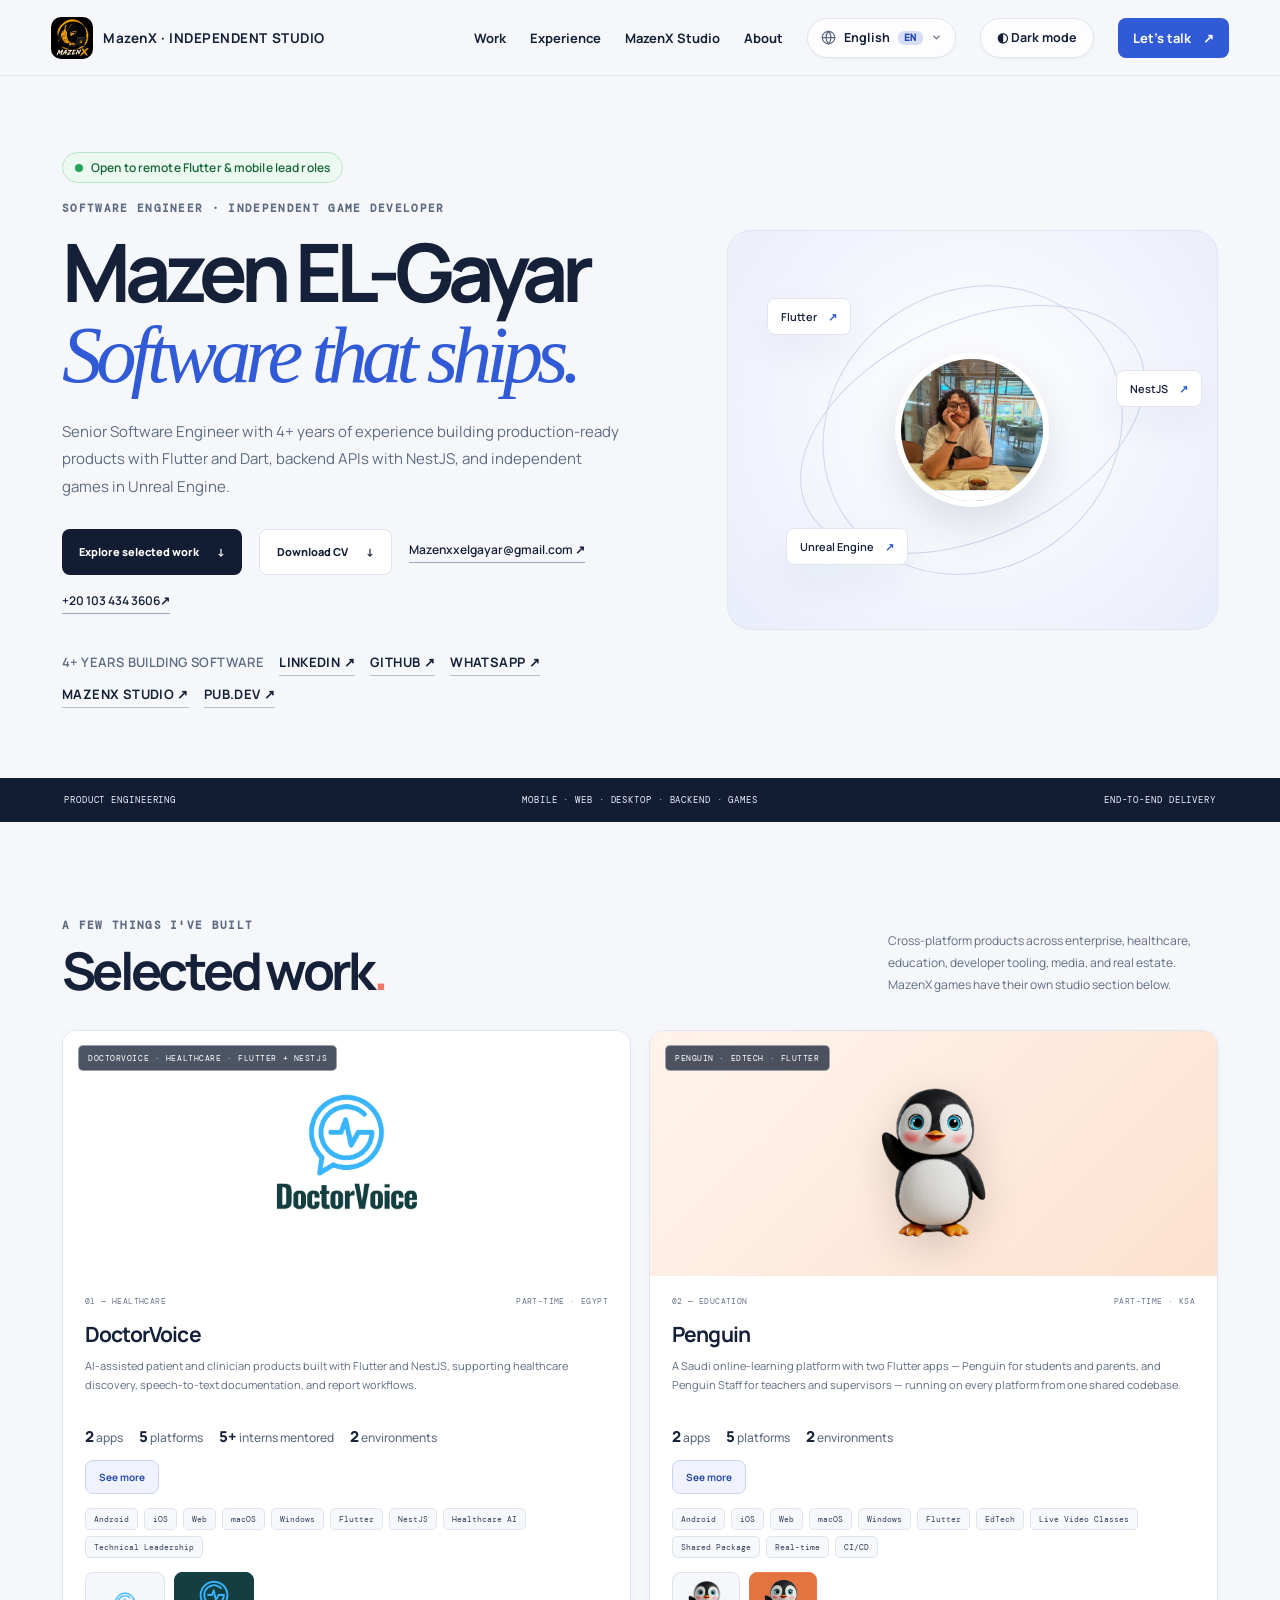
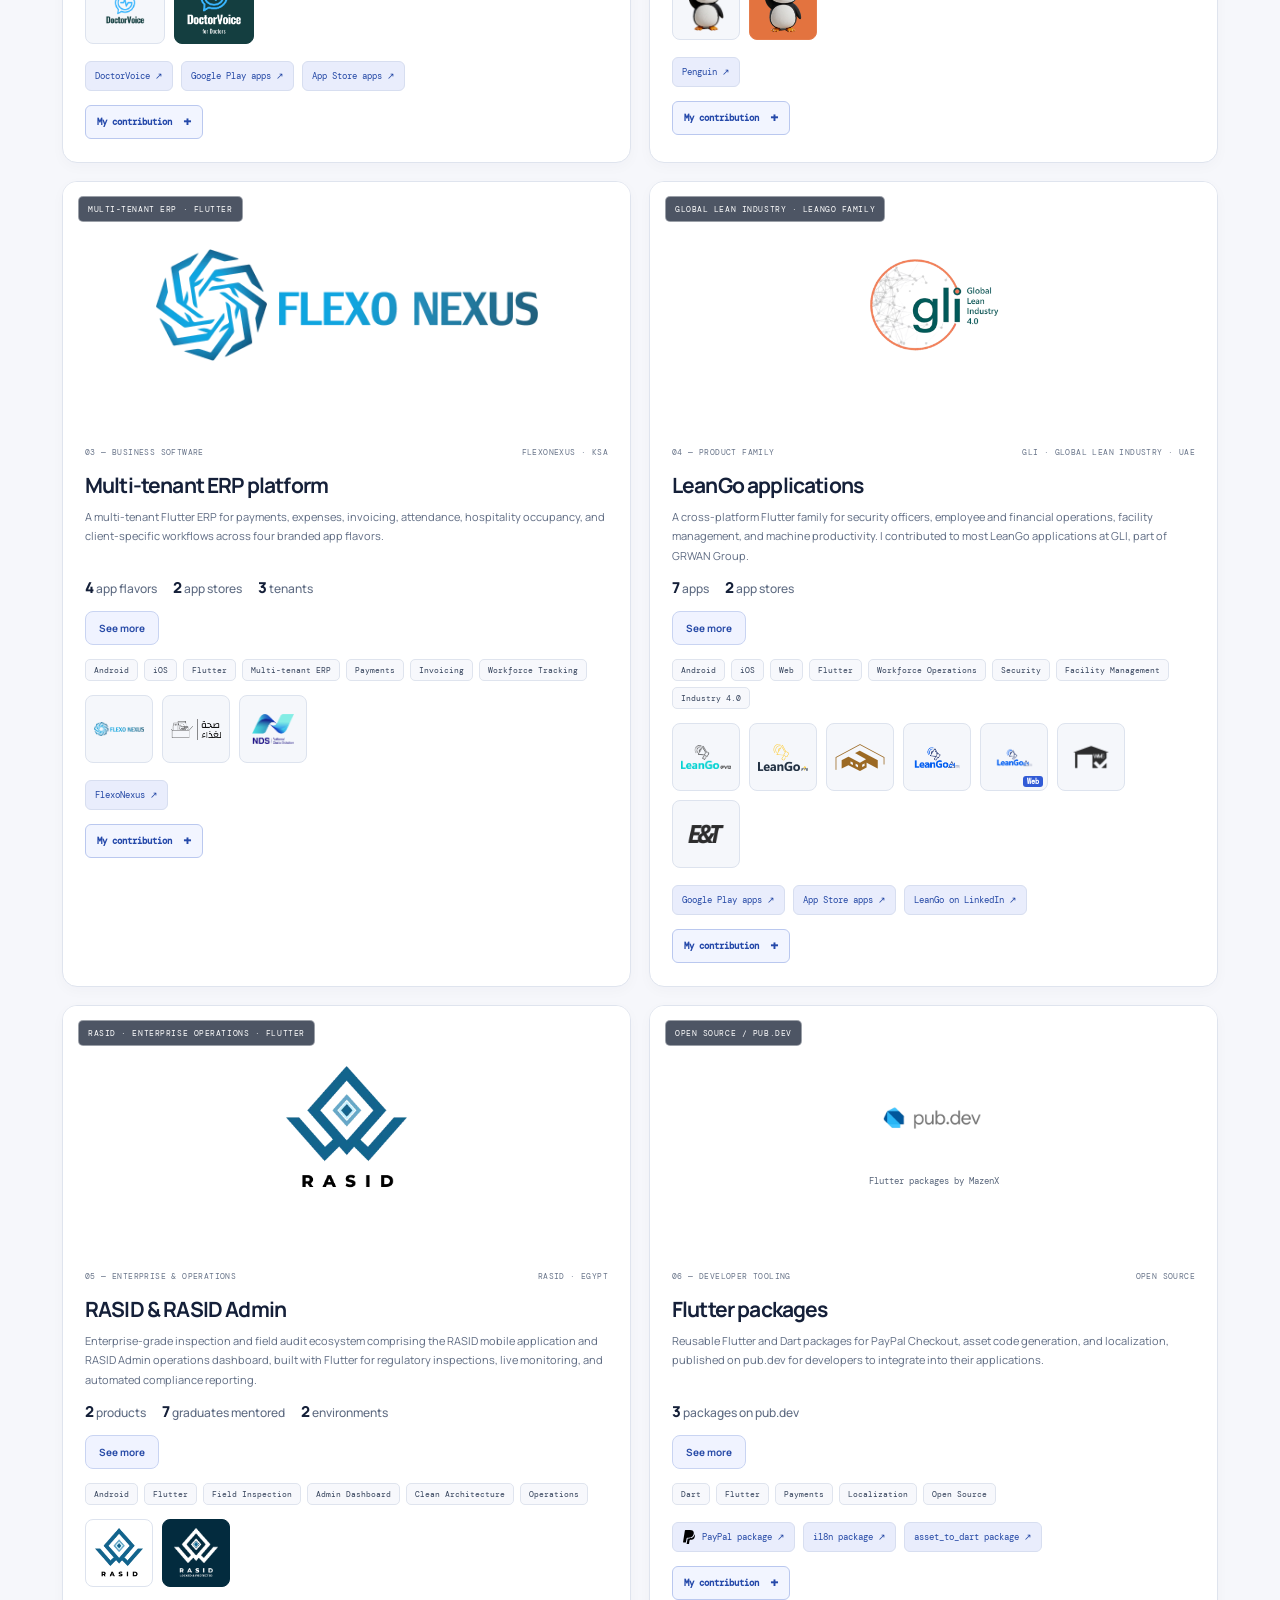
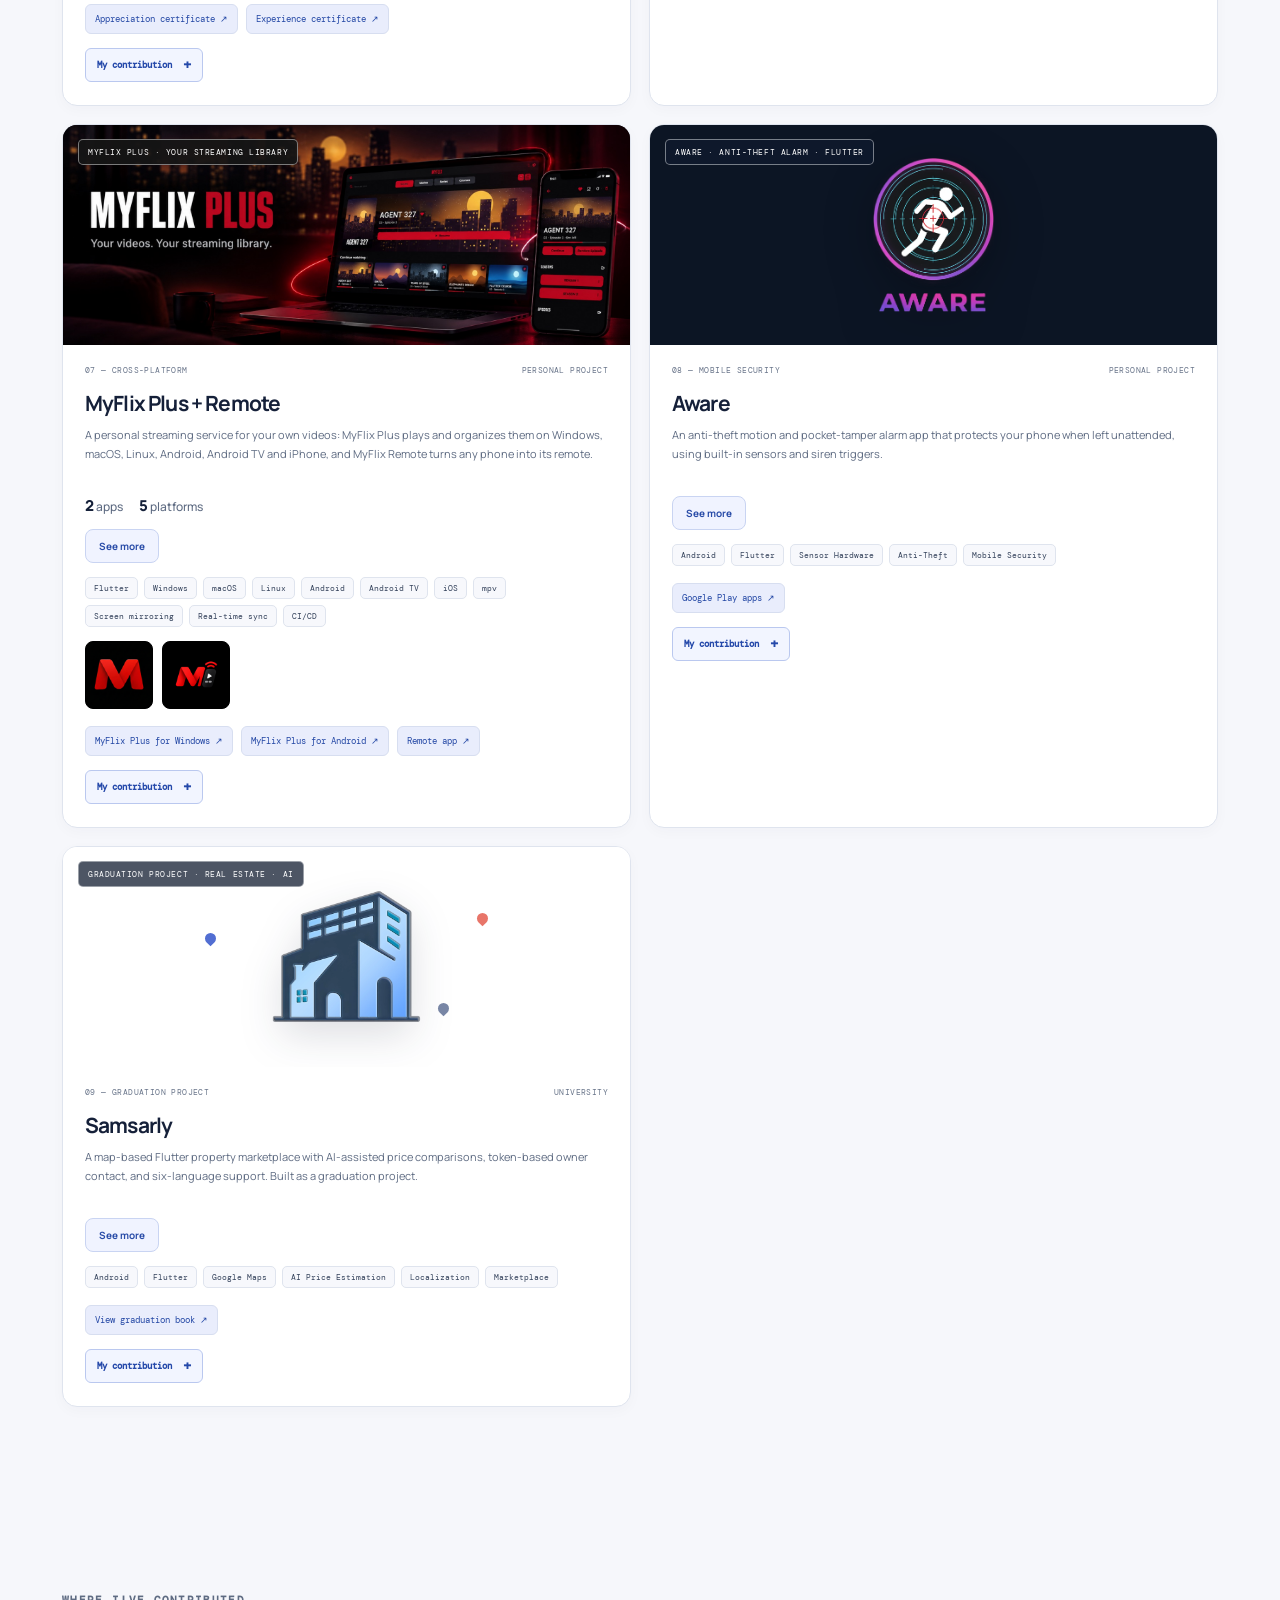
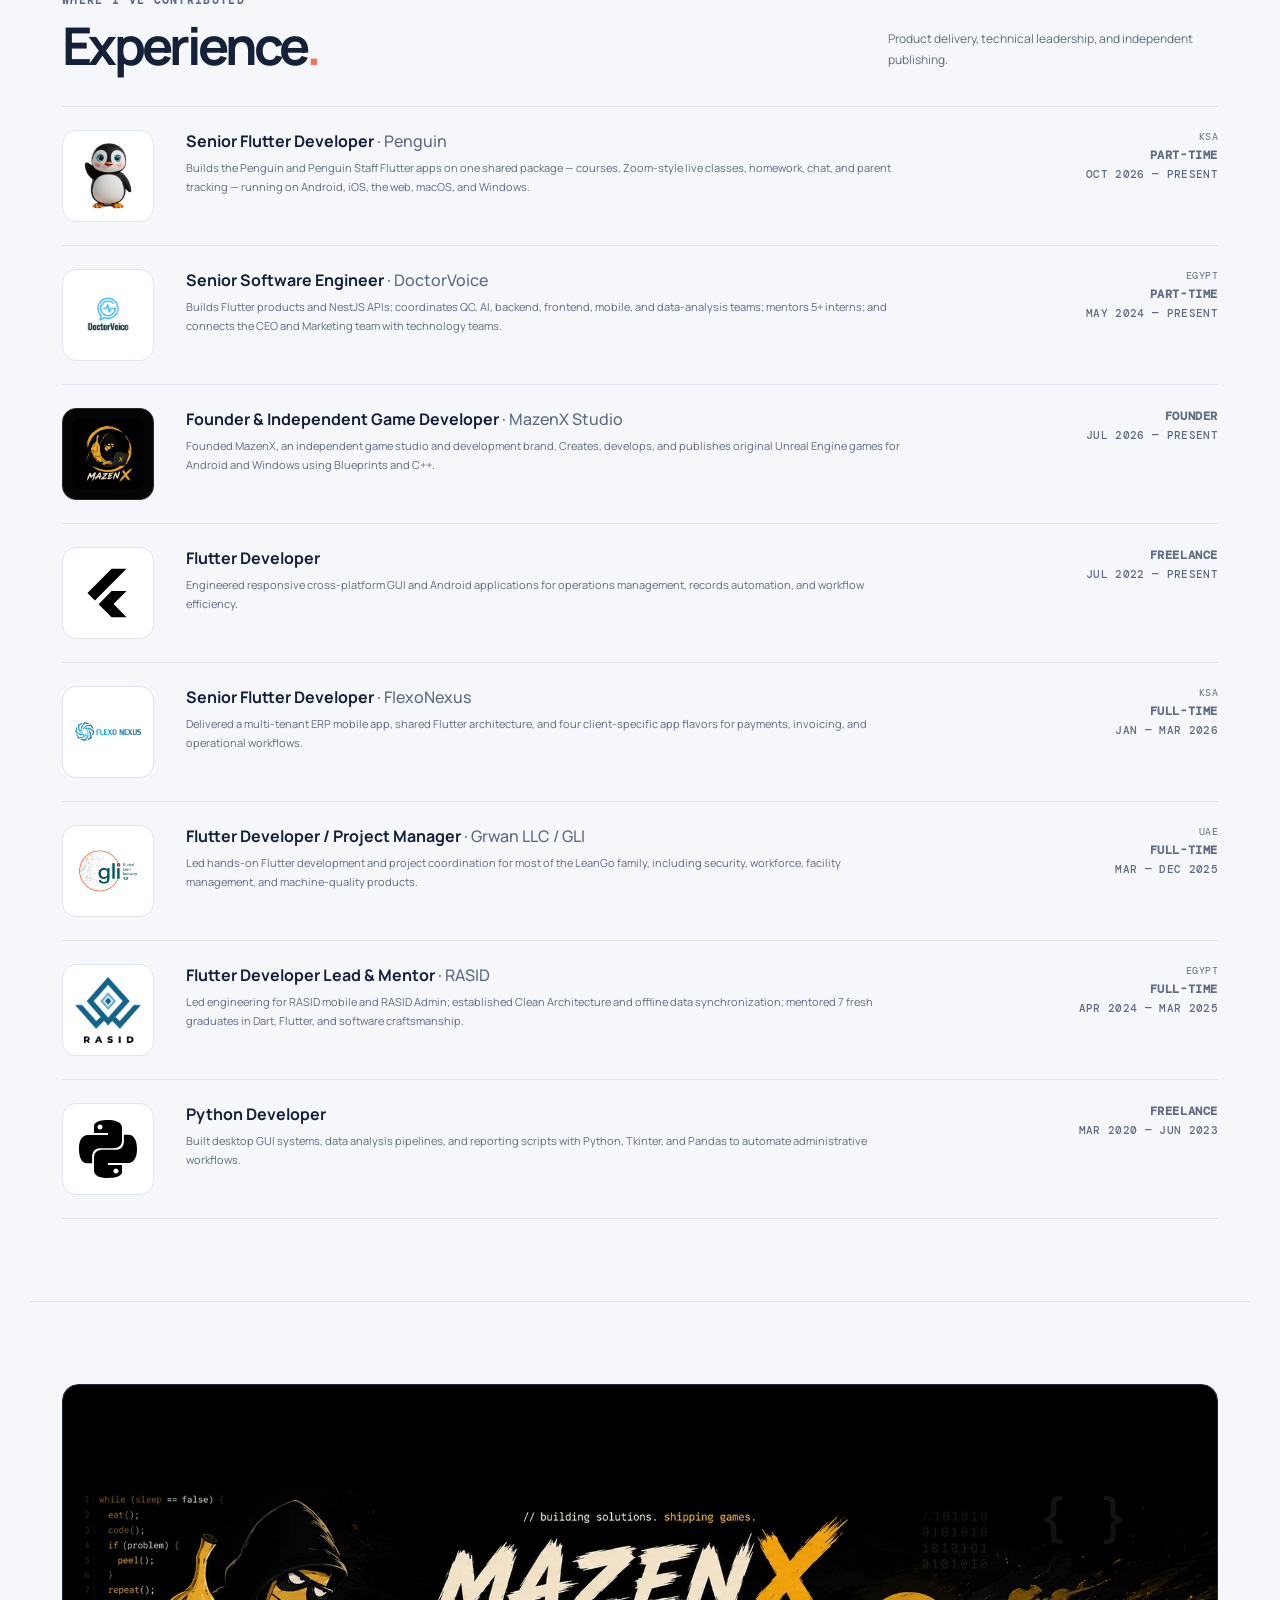
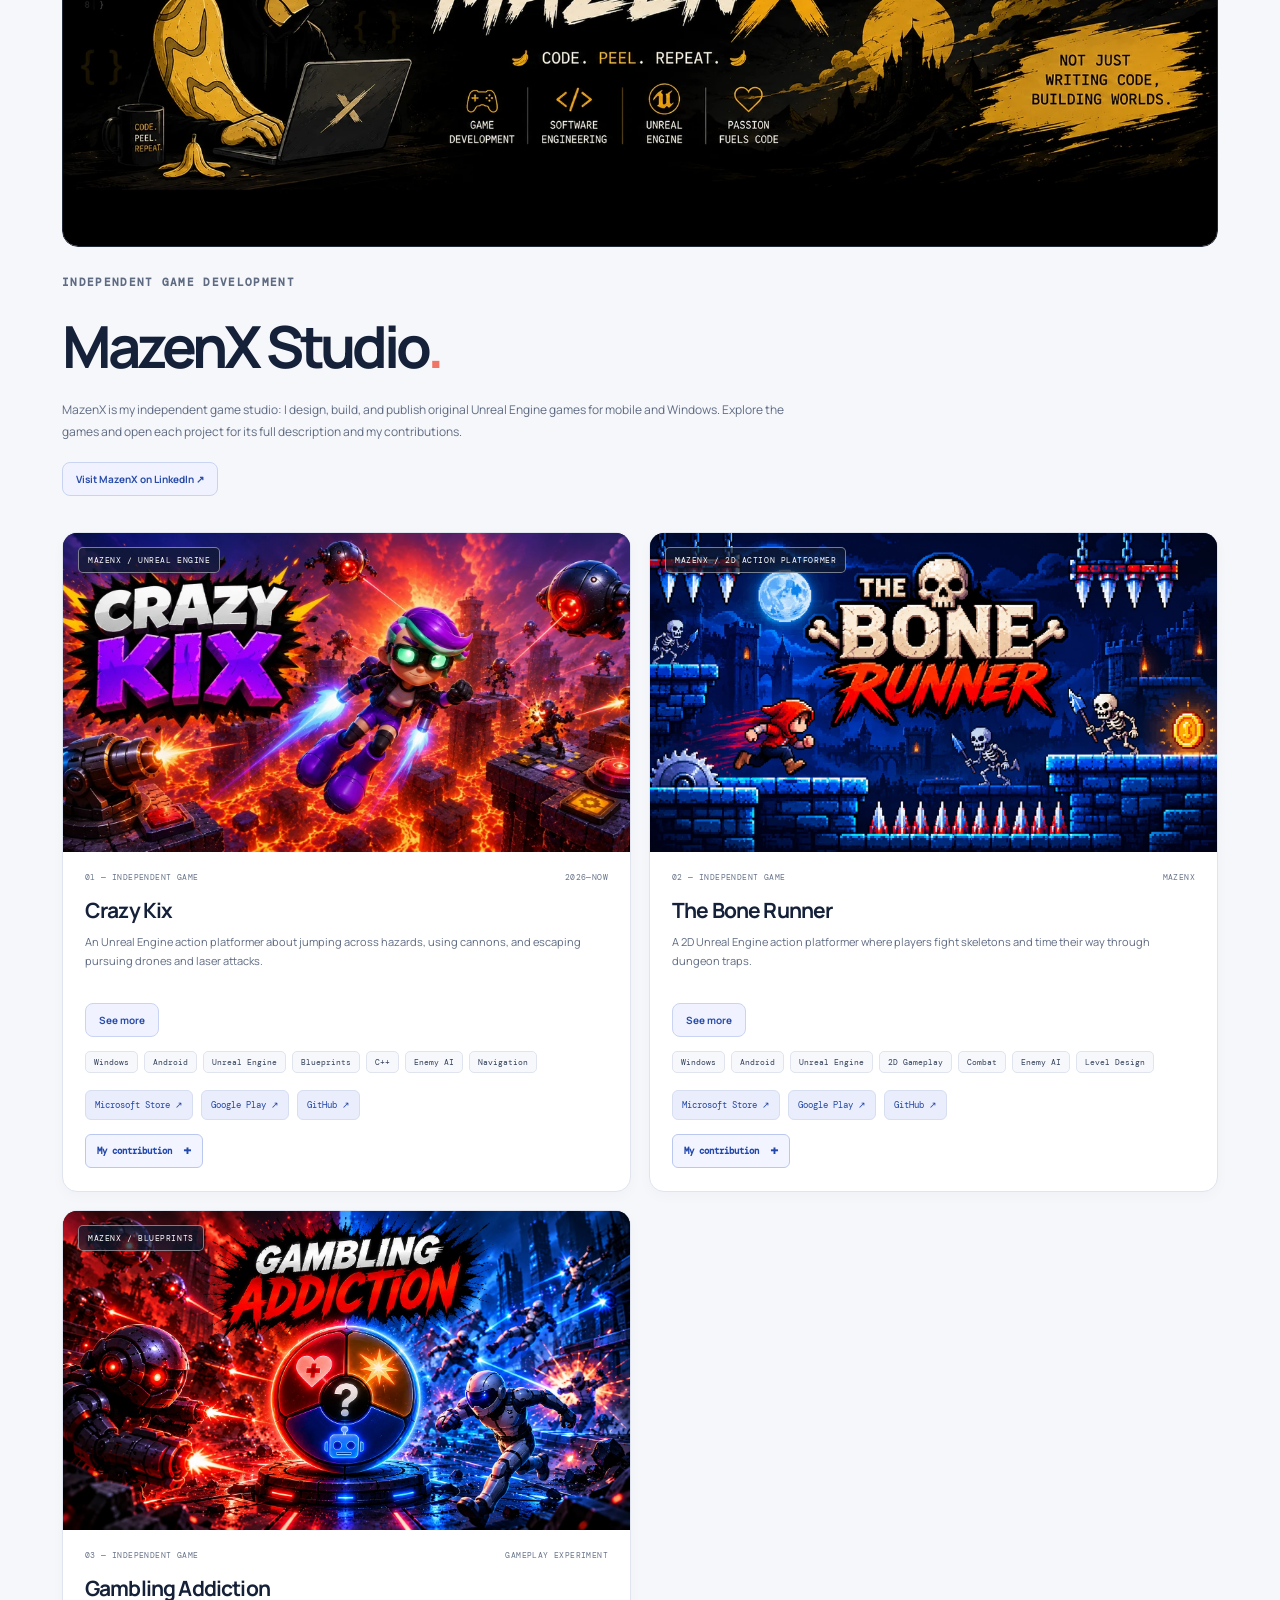
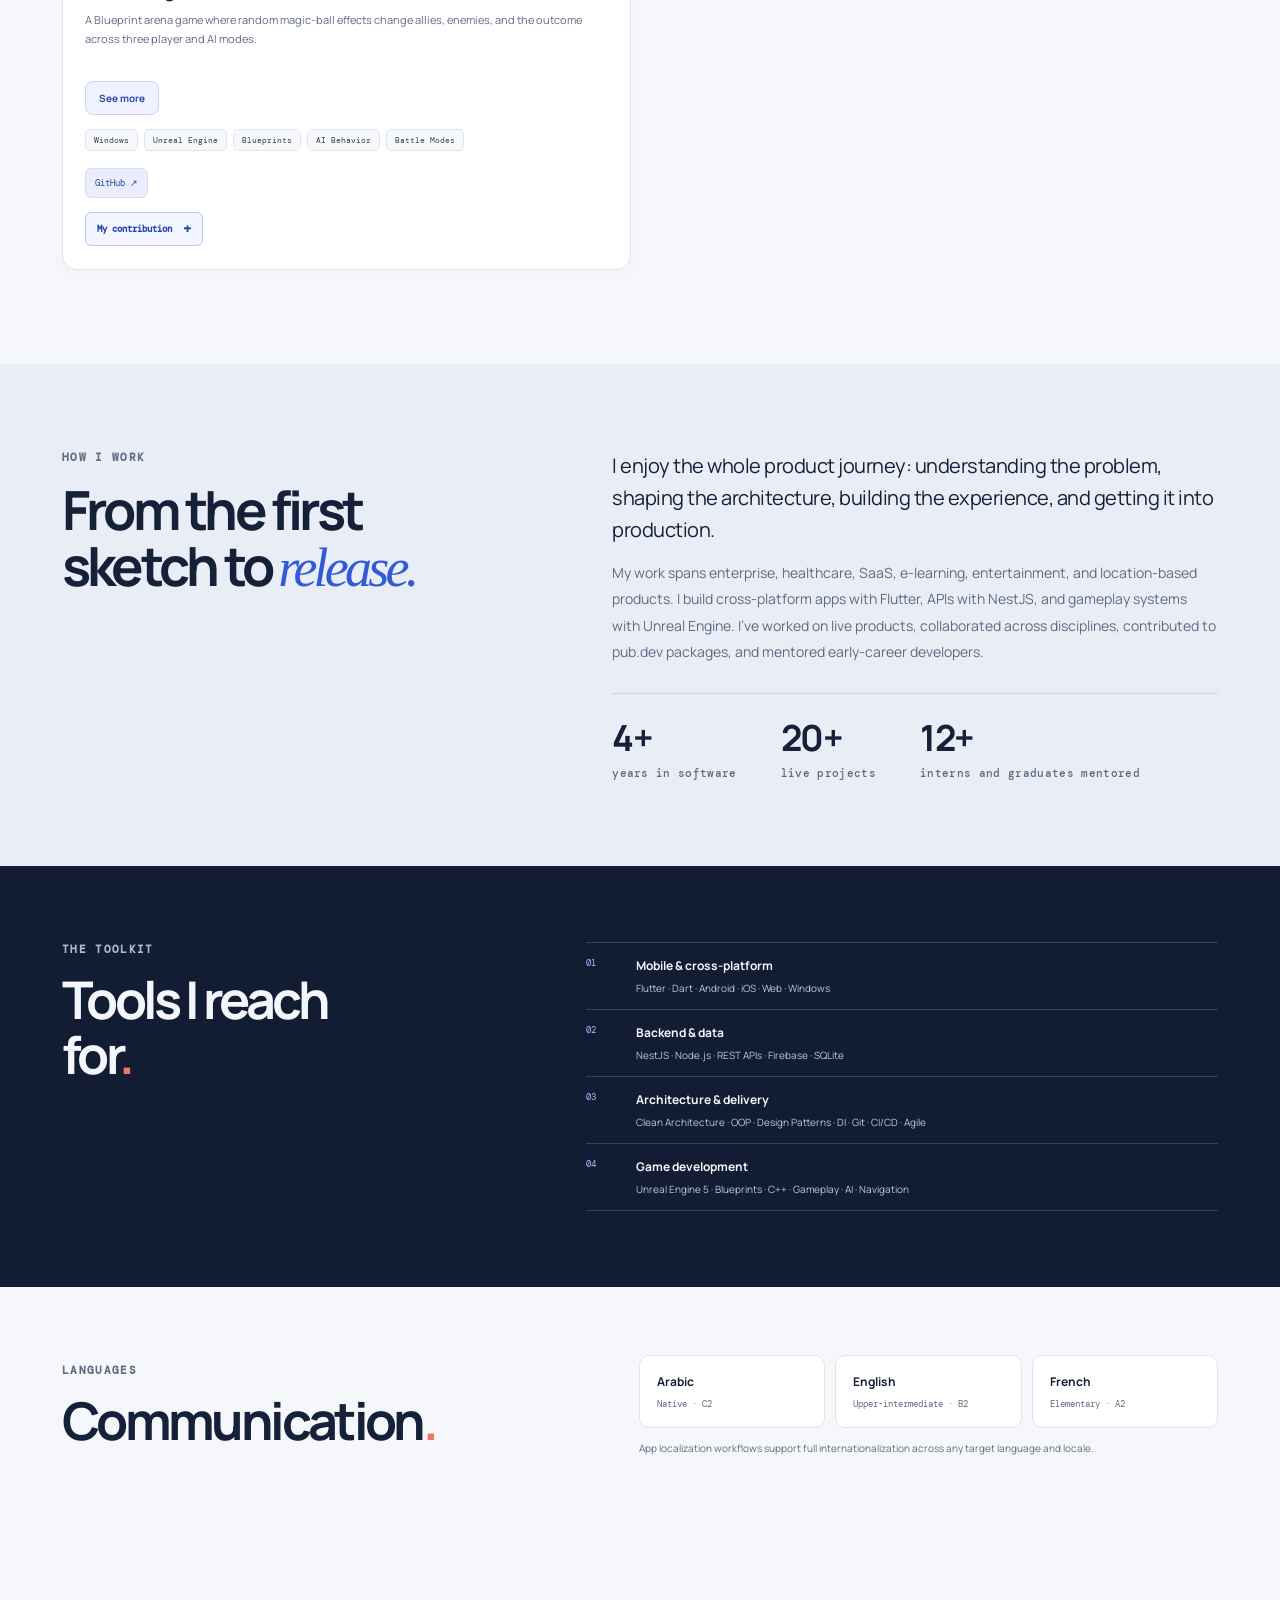
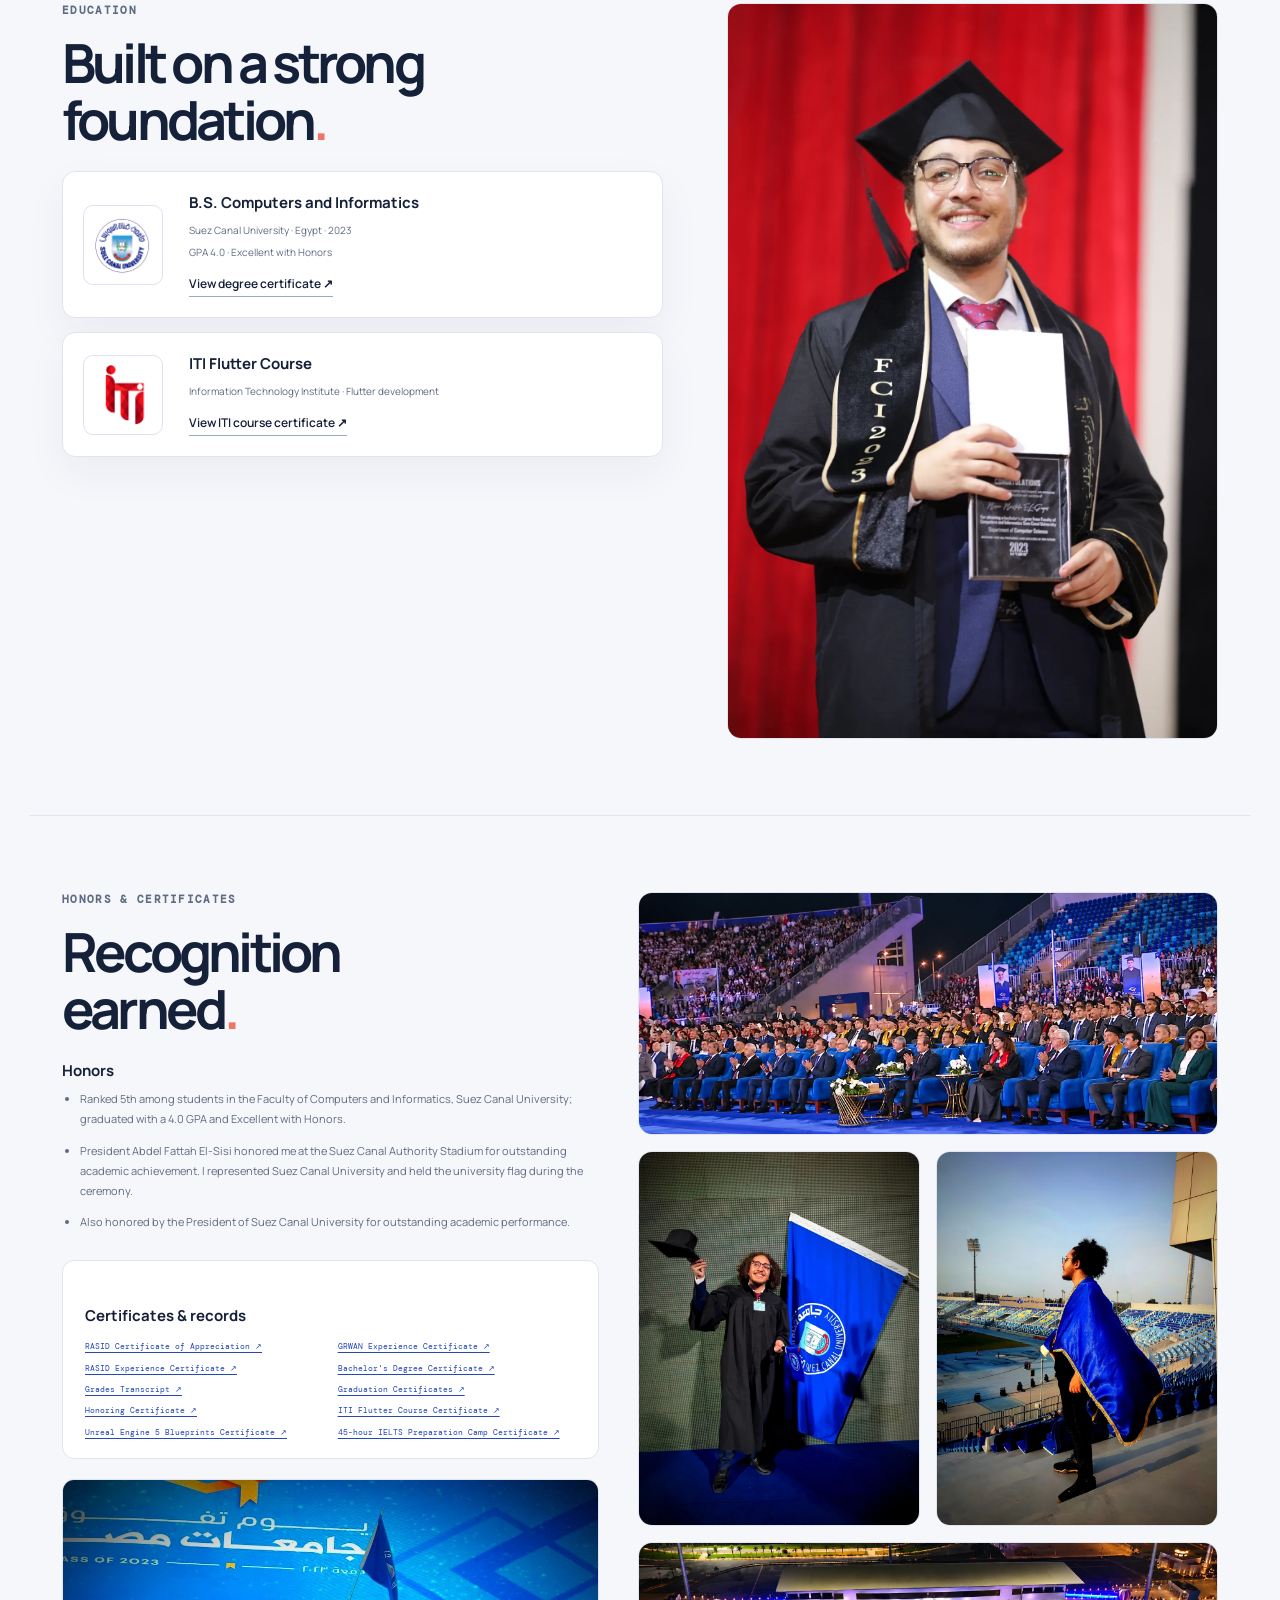
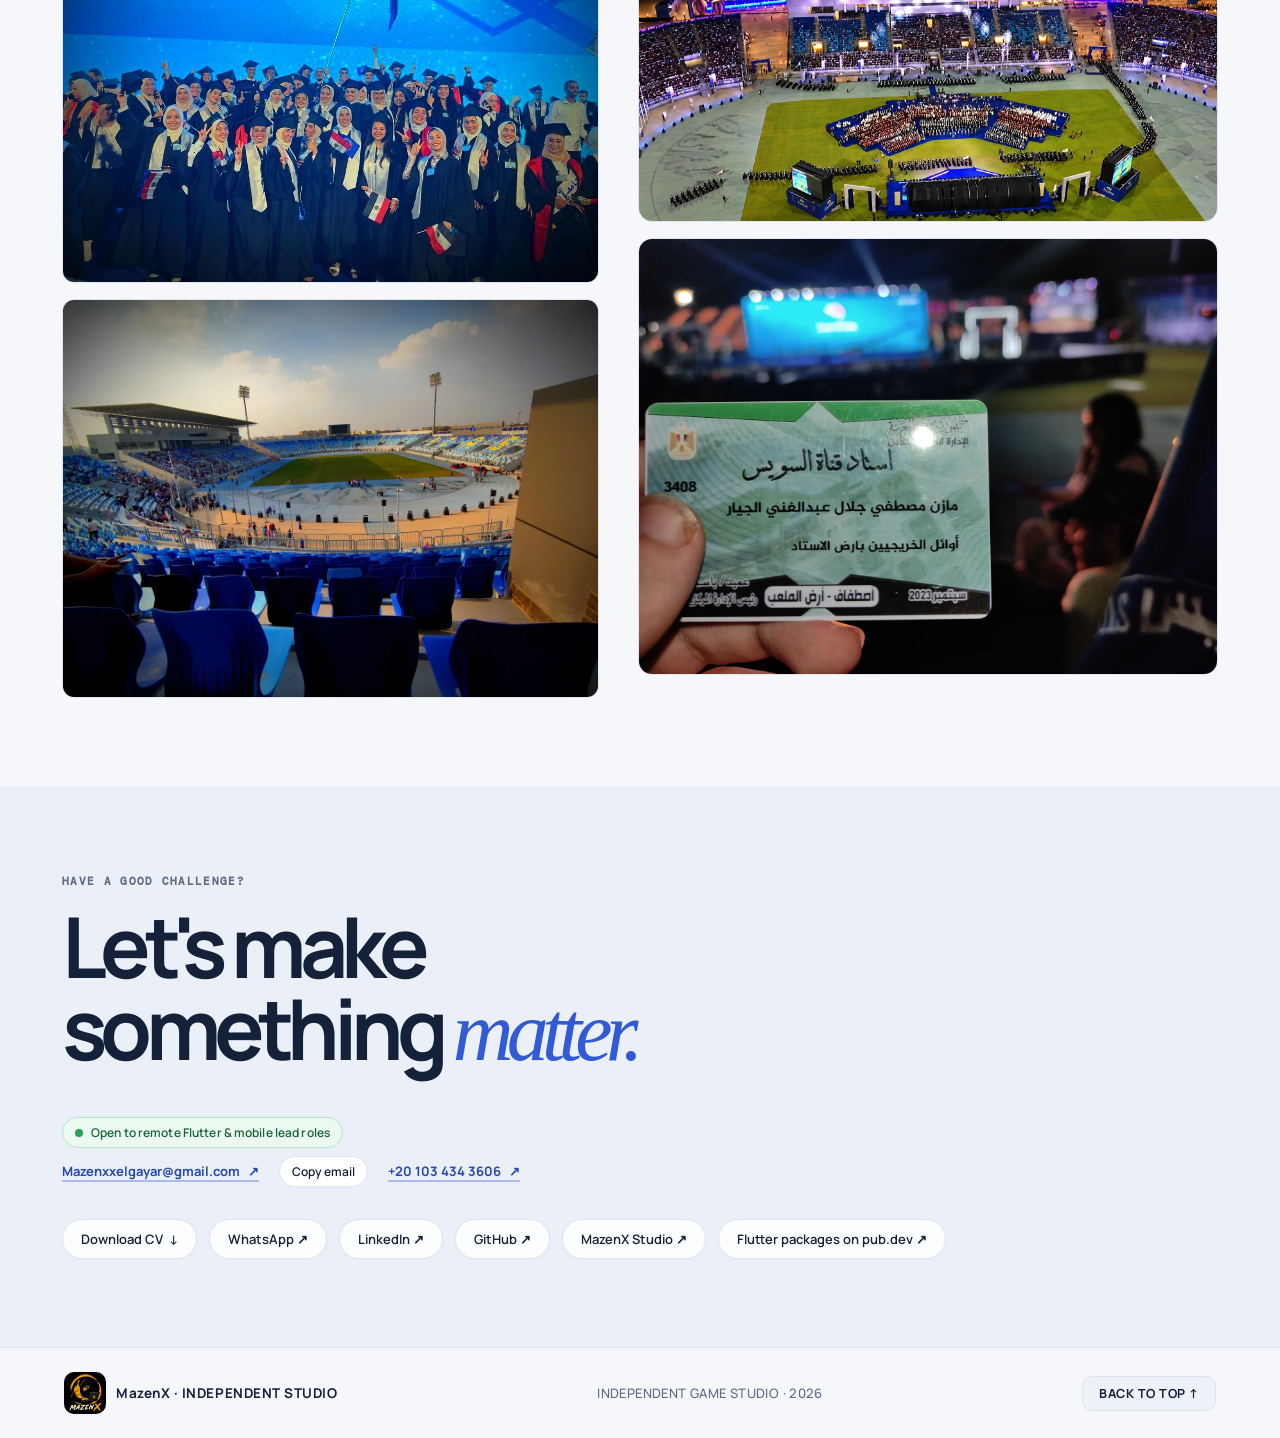
<file: index.html>
<!doctype html>
<html lang="en">
<head>
  <meta charset="utf-8"><meta name="viewport" content="width=device-width, initial-scale=1">
  <meta name="theme-color" content="#f6f5f0" media="(prefers-color-scheme: light)">
  <meta name="theme-color" content="#101827" media="(prefers-color-scheme: dark)">
  <meta name="description" content="Mazen EL-Gayar is a senior software engineer with 4+ years of experience building cross-platform products with Flutter and Dart, backend APIs with NestJS, and independently published games in Unreal Engine 5. Based in Port Said, Egypt.">
  <meta name="keywords" content="Mazen EL-Gayar, software engineer, Flutter developer, Dart, NestJS, Unreal Engine, game developer, cross-platform, mobile development, Egypt, Port Said, portfolio">
  <meta name="author" content="Mazen EL-Gayar">
  <meta name="robots" content="index, follow, max-image-preview:large, max-snippet:-1, max-video-preview:-1">

  <!-- Geographic Location Signals (GEO) -->
  <meta name="geo.region" content="EG-PTS">
  <meta name="geo.placename" content="Port Said">
  <meta name="geo.position" content="31.2565;32.2841">
  <meta name="ICBM" content="31.2565, 32.2841">

  <!-- Generative Engine Optimization (GEO) & Topic Authority -->
  <meta name="topic" content="Flutter, NestJS, Unreal Engine 5, Cross-Platform Architecture, Game Development">
  <meta name="subject" content="Senior Software Engineer and Independent Game Developer Portfolio">
  <meta name="coverage" content="Worldwide">
  <meta name="rating" content="General">

  <!-- OpenGraph Metadata & Multilingual Locales -->
  <meta property="og:title" content="Mazen EL-Gayar — Senior Software Engineer & Independent Game Developer">
  <meta property="og:description" content="Senior Software Engineer building production-ready cross-platform products with Flutter, backend APIs with NestJS, and independently published Unreal Engine games. 4+ years of experience, 20+ live projects.">
  <meta property="og:type" content="website"><meta property="og:site_name" content="Mazen EL-Gayar — Portfolio">
  <meta property="og:url" content="https://mazenxelgayar.github.io/"><meta property="og:image" content="https://mazenxelgayar.github.io/assets/social-preview-v2.jpg"><meta property="og:image:type" content="image/jpeg"><meta property="og:image:width" content="1200"><meta property="og:image:height" content="630"><meta property="og:image:alt" content="Mazen EL-Gayar — Software Engineer specializing in Flutter, NestJS, and Unreal Engine">
  <meta property="og:locale" content="en_US">
  <meta property="og:locale:alternate" content="ar_EG">
  <meta property="og:locale:alternate" content="es_ES">
  <meta property="og:locale:alternate" content="fr_FR">
  <meta property="og:locale:alternate" content="de_DE">
  <meta property="og:locale:alternate" content="ja_JP">
  <meta property="og:locale:alternate" content="zh_CN">
  <meta property="og:locale:alternate" content="it_IT">
  <meta property="og:locale:alternate" content="ru_RU">
  <meta property="og:locale:alternate" content="hi_IN">
  <meta property="og:locale:alternate" content="ko_KR">
  <meta property="og:locale:alternate" content="tr_TR">

  <!-- Twitter Card -->
  <meta name="twitter:card" content="summary_large_image"><meta name="twitter:title" content="Mazen EL-Gayar — Senior Software Engineer">
  <meta name="twitter:description" content="Flutter, NestJS, and Unreal Engine projects, experience, and contact details. 4+ years building production software."><meta name="twitter:image" content="https://mazenxelgayar.github.io/assets/social-preview-v2.jpg">

  <!-- Canonical & International Hreflang Tags -->
  <link rel="canonical" href="https://mazenxelgayar.github.io/">
  <link rel="alternate" hreflang="x-default" href="https://mazenxelgayar.github.io/">
  <link rel="alternate" hreflang="en" href="https://mazenxelgayar.github.io/">
  <link rel="alternate" hreflang="ar" href="https://mazenxelgayar.github.io/">
  <link rel="alternate" hreflang="es" href="https://mazenxelgayar.github.io/">
  <link rel="alternate" hreflang="fr" href="https://mazenxelgayar.github.io/">
  <link rel="alternate" hreflang="de" href="https://mazenxelgayar.github.io/">
  <link rel="alternate" hreflang="ja" href="https://mazenxelgayar.github.io/">
  <link rel="alternate" hreflang="zh" href="https://mazenxelgayar.github.io/">
  <link rel="alternate" hreflang="it" href="https://mazenxelgayar.github.io/">
  <link rel="alternate" hreflang="ru" href="https://mazenxelgayar.github.io/">
  <link rel="alternate" hreflang="hi" href="https://mazenxelgayar.github.io/">
  <link rel="alternate" hreflang="ko" href="https://mazenxelgayar.github.io/">
  <link rel="alternate" hreflang="tr" href="https://mazenxelgayar.github.io/">
  <title>Mazen EL-Gayar | Senior Software Engineer — Flutter, NestJS & Unreal Engine</title>
  <link rel="icon" href="assets/mazenx-square.webp" type="image/png">
  <link rel="apple-touch-icon" href="assets/mazenx-square.webp"><link rel="manifest" href="site.webmanifest">
  <link rel="preconnect" href="https://fonts.googleapis.com"><link rel="preconnect" href="https://fonts.gstatic.com" crossorigin>
  <link href="https://fonts.googleapis.com/css2?family=Alexandria:wght@400;500;600;700;800&family=DM+Mono:wght@400;500&family=Manrope:wght@400;500;600;700;800&display=swap" rel="stylesheet">
  <script src="translations.js?v=recruiter-20261110"></script>
  <script>
    // Prevent dark-mode & language flash: apply theme and initial language immediately before paint
    (function(){
      var t = localStorage.getItem('portfolio-theme');
      if (!t) t = matchMedia('(prefers-color-scheme: dark)').matches ? 'dark' : 'light';
      document.documentElement.dataset.theme = t;
      document.documentElement.classList.add('js');

      var l = localStorage.getItem('portfolio-lang');
      if (!l) {
        var nav = (navigator.language || navigator.userLanguage || 'en').toLowerCase().slice(0, 2);
        var supported = ['en', 'ar', 'es', 'fr', 'de', 'ja', 'zh', 'it', 'ru', 'hi', 'ko', 'tr'];
        l = supported.indexOf(nav) > -1 ? nav : 'en';
      }
      document.documentElement.lang = l;
      document.documentElement.dir = (l === 'ar' ? 'rtl' : 'ltr');
      window.__initialLang = l;
      if (l === 'en') {
        document.documentElement.dataset.i18nReady = 'true';
      }
    })();
  </script>
  <link rel="stylesheet" href="styles.css?v=recruiter-20261110"><script src="script.js?v=recruiter-20261110" defer></script>
</head>
<body>
  <script type="application/ld+json">
  {"@context":"https://schema.org","@graph":[
    {"@type":"WebSite","@id":"https://mazenxelgayar.github.io/#website","url":"https://mazenxelgayar.github.io/","name":"Mazen EL-Gayar — Senior Software Engineer Portfolio","description":"Portfolio of Mazen EL-Gayar, a senior software engineer building Flutter products, NestJS services, and Unreal Engine games.","inLanguage":["en","ar","es","fr","de","ja","zh","it","ru","hi","ko","tr"]},
    {"@type":"ProfilePage","@id":"https://mazenxelgayar.github.io/#profilepage","url":"https://mazenxelgayar.github.io/","name":"Mazen EL-Gayar Portfolio & Engineering Profile","isPartOf":{"@id":"https://mazenxelgayar.github.io/#website"},"about":{"@id":"https://mazenxelgayar.github.io/#person"},"mainEntity":{"@id":"https://mazenxelgayar.github.io/#person"}},
    {"@type":"Organization","@id":"https://www.linkedin.com/company/144794199#organization","name":"MazenX Independent Game Studio","description":"Independent game development and software brand founded by Mazen EL-Gayar. Creates and publishes original Unreal Engine games for Android and Windows.","url":"https://www.linkedin.com/company/144794199","founder":{"@id":"https://mazenxelgayar.github.io/#person"}},
    {"@type":"Organization","@id":"https://penguin.com.sa/#organization","name":"Penguin","url":"https://penguin.com.sa/","description":"Saudi online-learning platform for students, parents, and teachers."},
    {"@type":"Organization","@id":"https://doctorvoice.net/#organization","name":"DoctorVoice","url":"https://doctorvoice.net/","description":"AI-assisted healthcare platform for patients and clinicians."},
    {"@type":"Person","@id":"https://mazenxelgayar.github.io/#person","name":"Mazen EL-Gayar","url":"https://mazenxelgayar.github.io/","mainEntityOfPage":"https://mazenxelgayar.github.io/","email":"mailto:Mazenxxelgayar@gmail.com","jobTitle":["Senior Software Engineer","Flutter Developer","Independent Game Developer","Backend Engineer"],"disambiguatingDescription":"Mazen EL-Gayar is an Egyptian senior software engineer and indie game developer with 4+ years of experience building production Flutter cross-platform applications, NestJS APIs, and Unreal Engine 5 games. Based in Port Said, Egypt.","image":"https://mazenxelgayar.github.io/assets/profile-photo.webp","telephone":"+201034343606","nationality":{"@type":"Country","name":"Egypt"},"address":{"@type":"PostalAddress","addressLocality":"Port Said","addressRegion":"Port Said Governorate","addressCountry":"EG"},"homeLocation":{"@type":"Place","name":"Port Said, Egypt","geo":{"@type":"GeoCoordinates","latitude":31.2565,"longitude":32.2841}},"geo":{"@type":"GeoCoordinates","latitude":31.2565,"longitude":32.2841},"hasMap":"https://www.google.com/maps/place/Port+Said,+Egypt/@31.2565,32.2841,13z","sameAs":["https://www.linkedin.com/in/mazen-el-gayar-995949218/","https://github.com/MazenxELGayar/","https://www.linkedin.com/company/144794199","https://pub.dev/publishers/mazenx.dev/packages","https://play.google.com/store/apps/dev?id=7016550791448833118"],"knowsLanguage":["Arabic","English","French"],"worksFor":[{"@id":"https://penguin.com.sa/#organization"},{"@id":"https://doctorvoice.net/#organization"},{"@id":"https://www.linkedin.com/company/144794199#organization"}],"alumniOf":{"@type":"CollegeOrUniversity","name":"Suez Canal University","sameAs":"https://suez.edu.eg/"},"knowsAbout":["Flutter","Dart","NestJS","Node.js","REST APIs","Clean Architecture","Mobile application development","Unreal Engine 5","Blueprints","C++","Game development","Technical leadership","Mentoring","Cross-platform development","Firebase","CI/CD"],"hasCredential":[{"@type":"EducationalOccupationalCredential","credentialCategory":"degree","name":"B.S. Computers and Informatics","educationalLevel":"Bachelor"},{"@type":"EducationalOccupationalCredential","credentialCategory":"certificate","name":"ITI Flutter Course"}]},
    {"@type":"CreativeWork","name":"DoctorVoice","creator":{"@id":"https://mazenxelgayar.github.io/#person"},"url":"https://doctorvoice.net/","description":"AI-assisted patient and clinician products built with Flutter and NestJS, supporting healthcare discovery, speech-to-text documentation, and report workflows.","keywords":"Flutter, NestJS, healthcare, AI, Android, iOS, web, macOS, Windows"},
    {"@type":"CreativeWork","name":"Penguin","creator":{"@id":"https://mazenxelgayar.github.io/#person"},"url":"https://penguin.com.sa/","description":"Saudi online-learning platform with Flutter apps for students, parents, teachers, and supervisors, including Zoom-style live video classes, running on Android, iOS, web, macOS, and Windows from one shared codebase.","keywords":"Flutter, EdTech, education, Android, iOS, web, macOS, Windows"},
    {"@type":"CreativeWork","name":"Multi-tenant ERP platform","creator":{"@id":"https://mazenxelgayar.github.io/#person"},"url":"https://www.linkedin.com/company/flexonexus","description":"FlexoNexus ERP mobile application with four client-specific Flutter flavors for payments, invoicing, BNPL, attendance, and operations."},
    {"@type":"CreativeWork","name":"LeanGo application family","creator":{"@id":"https://mazenxelgayar.github.io/#person"},"url":"https://play.google.com/store/apps/developer?id=GRWAN+GROUP+FZE","description":"Flutter operations apps for security, employee attendance, facility management, and continuous improvement, including CIL machine-quality dashboards.","keywords":"Flutter, Android, workforce operations, facility management, machine quality"},
    {"@type":"CreativeWork","name":"RASID & RASID Admin","creator":{"@id":"https://mazenxelgayar.github.io/#person"},"description":"Cross-platform enterprise inspection and operations platform featuring the RASID mobile application and RASID Admin dashboard, built with Flutter for field audits, reporting, and team management.","keywords":"Flutter, inspection, admin dashboard, operations, Clean Architecture"},
    {"@type":"CreativeWork","name":"Flutter packages by MazenX","creator":{"@id":"https://mazenxelgayar.github.io/#person"},"url":"https://pub.dev/packages/flutter_paypal_payment_checkout_v2","description":"Published Flutter packages for PayPal Checkout, asset-to-Dart code generation, and i18n translation."},
    {"@type":"CreativeWork","name":"Crazy Kix","creator":{"@id":"https://mazenxelgayar.github.io/#person"},"url":"https://apps.microsoft.com/detail/9nst3zj3r8d7","genre":"Action platformer","keywords":"Unreal Engine, Blueprints, Android, Windows"},
    {"@type":"CreativeWork","name":"The Bone Runner","creator":{"@id":"https://mazenxelgayar.github.io/#person"},"url":"https://play.google.com/store/apps/details?id=com.mazenx.thebonerunner","genre":"2D action platformer","keywords":"Unreal Engine, 2D gameplay, Android, Windows"},
    {"@type":"CreativeWork","name":"Gambling Addiction","creator":{"@id":"https://mazenxelgayar.github.io/#person"},"url":"https://github.com/MazenxELGayar/gambling-addiction","genre":"Arena game","keywords":"Unreal Engine, Blueprints, AI, game modes"},
    {"@type":"CreativeWork","name":"MyFlix Plus and MyFlix Remote","creator":{"@id":"https://mazenxelgayar.github.io/#person"},"url":"https://apps.microsoft.com/detail/9p61pw36ppqw","sameAs":["https://play.google.com/apps/testing/com.mazenx.myflix_plus","https://play.google.com/store/apps/details?id=com.mazenx.myflix_remote"],"description":"Personal streaming service for your own videos on Windows, macOS, Linux, Android, Android TV and iOS, with a phone remote: streaming-style library, online subtitles, screen mirroring and video broadcast to phones, the phone as a speaker, synchronized group watching, home-screen widgets, and CI/CD releases to the Microsoft Store and Google Play."},
    {"@type":"CreativeWork","name":"Aware","creator":{"@id":"https://mazenxelgayar.github.io/#person"},"url":"https://play.google.com/store/apps/details?id=com.mazenx.aware","description":"Anti-theft motion and pocket-tamper alarm app for Android that protects phones using hardware sensors and authenticated siren alerts.","keywords":"Flutter, Android, anti-theft, motion alarm, sensors, security"},
    {"@type":"Book","name":"Samsarly","creator":{"@id":"https://mazenxelgayar.github.io/#person"},"description":"Graduation project: a Flutter real-estate marketplace with map search, AI-assisted price estimates, token-based property contact, and six-language localization. Published as a graduation book.","keywords":"Flutter, maps, real estate, graduation project, Arabic, English, French, Spanish, German, Turkish"}
  ]}
  </script>
  <a class="skip-link" href="#main">Skip to content</a>
  <header class="site-header"><a class="brand" href="#top" aria-label="MazenX independent studio"><img class="brand-logo" src="assets/mazenx-square.webp" alt="MazenX"><span data-i18n="nav_brand">MazenX · INDEPENDENT STUDIO</span></a>
    <button class="menu-toggle" type="button" aria-expanded="false" aria-controls="site-nav" aria-label="Open navigation"><i></i><i></i><i></i></button>
    <div class="nav-backdrop" id="nav-backdrop" aria-hidden="true"></div>
    <nav id="site-nav" class="site-nav" aria-label="Main navigation">
      <a href="#work" data-i18n="nav_work">Work</a>
      <a href="#experience" data-i18n="nav_experience">Experience</a>
      <a href="#studio" data-i18n="nav_studio">MazenX Studio</a>
      <a href="#about" data-i18n="nav_about">About</a>
      <div class="lang-dropdown" id="lang-dropdown">
        <button type="button" class="lang-dropdown-btn" id="lang-dropdown-btn" aria-haspopup="listbox" aria-expanded="false" aria-label="Select language">
          <svg class="lang-globe-icon" width="15" height="15" viewBox="0 0 24 24" fill="none" stroke="currentColor" stroke-width="2" stroke-linecap="round" stroke-linejoin="round" aria-hidden="true"><circle cx="12" cy="12" r="10"></circle><line x1="2" y1="12" x2="22" y2="12"></line><path d="M12 2a15.3 15.3 0 0 1 4 10 15.3 15.3 0 0 1-4 10 15.3 15.3 0 0 1-4-10 15.3 15.3 0 0 1 4-10z"></path></svg>
          <span class="current-lang-text" id="current-lang-text">English</span>
          <span class="current-lang-pill" id="current-lang-pill">EN</span>
          <svg class="lang-chevron-icon" width="11" height="11" viewBox="0 0 24 24" fill="none" stroke="currentColor" stroke-width="2.5" stroke-linecap="round" stroke-linejoin="round" aria-hidden="true"><polyline points="6 9 12 15 18 9"></polyline></svg>
        </button>
        <div class="lang-dropdown-menu" id="lang-dropdown-menu" role="listbox" aria-label="Languages">
          <div class="lang-menu-head">
            <span class="lang-menu-tag" data-i18n="lang_menu_tag">LANGUAGE</span>
            <span class="lang-menu-count">12</span>
          </div>
          <div class="lang-options-list">
            <button type="button" class="lang-option active" data-lang="en" role="option" aria-selected="true">
              <span class="lang-badge">EN</span>
              <span class="lang-label">English</span>
              <svg class="lang-check" width="15" height="15" viewBox="0 0 24 24" fill="none" stroke="currentColor" stroke-width="2.5" stroke-linecap="round" stroke-linejoin="round"><polyline points="20 6 9 17 4 12"></polyline></svg>
            </button>
            <button type="button" class="lang-option" data-lang="ar" role="option" aria-selected="false">
              <span class="lang-badge">AR</span>
              <span class="lang-label">العربية</span>
              <svg class="lang-check" width="15" height="15" viewBox="0 0 24 24" fill="none" stroke="currentColor" stroke-width="2.5" stroke-linecap="round" stroke-linejoin="round"><polyline points="20 6 9 17 4 12"></polyline></svg>
            </button>
            <button type="button" class="lang-option" data-lang="es" role="option" aria-selected="false">
              <span class="lang-badge">ES</span>
              <span class="lang-label">Español</span>
              <svg class="lang-check" width="15" height="15" viewBox="0 0 24 24" fill="none" stroke="currentColor" stroke-width="2.5" stroke-linecap="round" stroke-linejoin="round"><polyline points="20 6 9 17 4 12"></polyline></svg>
            </button>
            <button type="button" class="lang-option" data-lang="fr" role="option" aria-selected="false">
              <span class="lang-badge">FR</span>
              <span class="lang-label">Français</span>
              <svg class="lang-check" width="15" height="15" viewBox="0 0 24 24" fill="none" stroke="currentColor" stroke-width="2.5" stroke-linecap="round" stroke-linejoin="round"><polyline points="20 6 9 17 4 12"></polyline></svg>
            </button>
            <button type="button" class="lang-option" data-lang="de" role="option" aria-selected="false">
              <span class="lang-badge">DE</span>
              <span class="lang-label">Deutsch</span>
              <svg class="lang-check" width="15" height="15" viewBox="0 0 24 24" fill="none" stroke="currentColor" stroke-width="2.5" stroke-linecap="round" stroke-linejoin="round"><polyline points="20 6 9 17 4 12"></polyline></svg>
            </button>
            <button type="button" class="lang-option" data-lang="ja" role="option" aria-selected="false">
              <span class="lang-badge">JA</span>
              <span class="lang-label">日本語</span>
              <svg class="lang-check" width="15" height="15" viewBox="0 0 24 24" fill="none" stroke="currentColor" stroke-width="2.5" stroke-linecap="round" stroke-linejoin="round"><polyline points="20 6 9 17 4 12"></polyline></svg>
            </button>
            <button type="button" class="lang-option" data-lang="zh" role="option" aria-selected="false">
              <span class="lang-badge">ZH</span>
              <span class="lang-label">中文</span>
              <svg class="lang-check" width="15" height="15" viewBox="0 0 24 24" fill="none" stroke="currentColor" stroke-width="2.5" stroke-linecap="round" stroke-linejoin="round"><polyline points="20 6 9 17 4 12"></polyline></svg>
            </button>
            <button type="button" class="lang-option" data-lang="it" role="option" aria-selected="false">
              <span class="lang-badge">IT</span>
              <span class="lang-label">Italiano</span>
              <svg class="lang-check" width="15" height="15" viewBox="0 0 24 24" fill="none" stroke="currentColor" stroke-width="2.5" stroke-linecap="round" stroke-linejoin="round"><polyline points="20 6 9 17 4 12"></polyline></svg>
            </button>
            <button type="button" class="lang-option" data-lang="ru" role="option" aria-selected="false">
              <span class="lang-badge">RU</span>
              <span class="lang-label">Русский</span>
              <svg class="lang-check" width="15" height="15" viewBox="0 0 24 24" fill="none" stroke="currentColor" stroke-width="2.5" stroke-linecap="round" stroke-linejoin="round"><polyline points="20 6 9 17 4 12"></polyline></svg>
            </button>
            <button type="button" class="lang-option" data-lang="hi" role="option" aria-selected="false">
              <span class="lang-badge">HI</span>
              <span class="lang-label">हिन्दी</span>
              <svg class="lang-check" width="15" height="15" viewBox="0 0 24 24" fill="none" stroke="currentColor" stroke-width="2.5" stroke-linecap="round" stroke-linejoin="round"><polyline points="20 6 9 17 4 12"></polyline></svg>
            </button>
            <button type="button" class="lang-option" data-lang="ko" role="option" aria-selected="false">
              <span class="lang-badge">KO</span>
              <span class="lang-label">한국어</span>
              <svg class="lang-check" width="15" height="15" viewBox="0 0 24 24" fill="none" stroke="currentColor" stroke-width="2.5" stroke-linecap="round" stroke-linejoin="round"><polyline points="20 6 9 17 4 12"></polyline></svg>
            </button>
            <button type="button" class="lang-option" data-lang="tr" role="option" aria-selected="false">
              <span class="lang-badge">TR</span>
              <span class="lang-label">Türkçe</span>
              <svg class="lang-check" width="15" height="15" viewBox="0 0 24 24" fill="none" stroke="currentColor" stroke-width="2.5" stroke-linecap="round" stroke-linejoin="round"><polyline points="20 6 9 17 4 12"></polyline></svg>
            </button>
          </div>
        </div>
        <select class="lang-select-hidden" id="lang-select" aria-hidden="true" tabindex="-1">
          <option value="en">English</option>
          <option value="ar">العربية</option>
          <option value="es">Español</option>
          <option value="fr">Français</option>
          <option value="de">Deutsch</option>
          <option value="ja">日本語</option>
          <option value="zh">中文</option>
          <option value="it">Italiano</option>
          <option value="ru">Русский</option>
          <option value="hi">हिन्दी</option>
          <option value="ko">한국어</option>
          <option value="tr">Türkçe</option>
        </select>
      </div>
      <button class="theme-toggle" type="button" aria-label="Switch color theme">◐ Theme</button>
      <a href="#contact" class="nav-cta" data-i18n="nav_contact">Let's talk <span>↗</span></a>
    </nav>
  </header>
  <main id="main">
    <section class="hero section-wrap" id="top"><div class="hero-copy">
      <p class="availability"><span class="availability-dot" aria-hidden="true"></span><span data-i18n="open_to_work">Open to remote Flutter &amp; mobile lead roles</span></p>
      <p class="eyebrow" data-i18n="hero_eyebrow"><span class="pulse"></span> SOFTWARE ENGINEER · INDEPENDENT GAME DEVELOPER</p>
      <h1 data-i18n="hero_title">Mazen EL-Gayar<br><em>Software that ships.</em></h1>
      <p class="hero-lede" data-i18n="hero_lede">Senior Software Engineer with 4+ years of experience building production-ready products with Flutter and Dart, backend APIs with NestJS, and independent games in Unreal Engine.</p>
      <div class="hero-actions"><a class="button button-dark hero-explore" href="#work" data-i18n="hero_explore">Explore selected work <span>↓</span></a><a class="button button-outline cv-button" href="resume/Mazen-EL-Gayar-CV.pdf" download data-i18n="cv_download">Download CV <span>↓</span></a><a class="text-link" href="mailto:Mazenxxelgayar@gmail.com?subject=Job%20opportunity%20for%20Mazen"><bdi dir="ltr">Mazenxxelgayar@gmail.com</bdi> <span>↗</span></a><a class="text-link phone-link" href="tel:+201034343606"><bdi dir="ltr">+20 103 434 3606</bdi> <span>↗</span></a></div>
      <div class="hero-meta"><span data-i18n="hero_exp">4+ YEARS BUILDING SOFTWARE</span><a href="https://www.linkedin.com/in/mazen-el-gayar-995949218/" target="_blank" rel="noopener" data-i18n="hero_linkedin">LINKEDIN ↗</a><a href="https://github.com/MazenxELGayar/" target="_blank" rel="noopener" data-i18n="hero_github">GITHUB ↗</a><a href="https://wa.me/201034343606" target="_blank" rel="noopener" data-i18n="hero_whatsapp">WHATSAPP ↗</a><a href="https://www.linkedin.com/company/144794199" target="_blank" rel="noopener" data-i18n="hero_studio">MAZENX STUDIO ↗</a><a href="#project-packages">PUB.DEV ↗</a></div>
    </div><div class="hero-art" aria-label="Flutter, backend, and game development specialties" role="img"><div class="orbit orbit-one"></div><div class="orbit orbit-two"></div><div class="orbit-center profile-center"><img src="assets/profile-photo.webp" alt="Mazen EL-Gayar"/><span class="orbit-caption" data-i18n="hero_orbit_caption">BUILD · SHIP · ITERATE</span></div><span class="orbit-tag tag-flutter">Flutter <b>↗</b></span><span class="orbit-tag tag-nest">NestJS <b>↗</b></span><span class="orbit-tag tag-unreal">Unreal Engine <b>↗</b></span></div></section>
    <section class="intro-strip"><p data-i18n="intro_engineering">PRODUCT ENGINEERING</p><p data-i18n="intro_platforms">MOBILE · WEB · DESKTOP · BACKEND · GAMES</p><p data-i18n="intro_delivery">END-TO-END DELIVERY</p></section>
    <section class="work-section section-wrap" id="work"><div class="section-heading"><div><p class="eyebrow" data-i18n="work_eyebrow">A FEW THINGS I'VE BUILT</p><h2 data-i18n="work_title">Selected work<span class="accent-dot">.</span></h2></div><p class="section-note" data-i18n="work_note">Cross-platform products across enterprise, healthcare, education, developer tooling, media, and real estate. MazenX games have their own studio section below.</p></div>
      <div class="project-grid"><article class="project-card" id="project-doctorvoice"><div class="project-visual healthcare-visual"><img class="dv-logo dv-light" src="assets/doctorvoice-logo-light.webp" alt="DoctorVoice"/><img class="dv-logo dv-dark" src="assets/doctorvoice-logo-dark.webp" alt="DoctorVoice"/><span class="visual-label" data-i18n="vlabel_dv">DOCTORVOICE · HEALTHCARE · FLUTTER + NESTJS</span></div><div class="project-info"><div class="project-topline"><span data-i18n="proj_dv_topline">01 — HEALTHCARE</span><span><span data-i18n="exp_type_parttime">PART-TIME</span> · <span data-i18n="country_eg">EGYPT</span></span></div><h3 data-i18n="proj_dv_title">DoctorVoice</h3><p data-i18n="proj_dv_summary">AI-assisted patient and clinician products built with Flutter and NestJS, supporting healthcare discovery, speech-to-text documentation, and report workflows.</p><ul class="project-facts"><li><b>2</b> <span data-i18n="fact_apps">apps</span></li><li><b>5</b> <span data-i18n="fact_platforms">platforms</span></li><li><b>5+</b> <span data-i18n="fact_interns">interns mentored</span></li><li><b>2</b> <span data-i18n="fact_envs">environments</span></li></ul><p class="project-long" data-i18n="proj_dv_long">The platform depends on coordinated delivery across product, design, mobile, web, backend, AI, quality control, and data analysis. The patient and doctor workflows are designed to make healthcare consultations easier to access and medical information easier to capture and review.</p><div class="tag-list"><span>Android</span><span>iOS</span><span>Web</span><span>macOS</span><span>Windows</span><span>Flutter</span><span>NestJS</span><span>Healthcare AI</span><span>Technical Leadership</span></div><div class="app-logos doctorvoice-apps"><div class="app-logo"><img class="app-logo-img app-light" src="assets/doctorvoice-logo-light.webp" alt="DoctorVoice app"><img class="app-logo-img app-dark" src="assets/doctorvoice-logo-dark.webp" alt="DoctorVoice app"></div><div class="app-logo doctors-app"><img class="app-logo-img" src="assets/doctorvoice-for-doctors.webp" alt="DoctorVoice for Doctors app"></div></div><div class="project-links"><a href="https://doctorvoice.net/" target="_blank" rel="noopener">DoctorVoice ↗</a><a href="https://play.google.com/store/apps/developer?id=DoctorVoice" target="_blank" rel="noopener" data-i18n="proj_link_google_play">Google Play ↗</a><a href="https://apps.apple.com/eg/developer/doctor-voice-technology/id1815534864" target="_blank" rel="noopener" data-i18n="proj_link_app_store">App Store ↗</a></div><details class="contribution"><summary data-i18n="my_contribution">My contribution</summary><p data-i18n="proj_dv_contrib">Alongside Flutter and NestJS engineering, I coordinate QC, AI, backend, frontend, mobile, and data-analysis teams. I mentor 5+ interns and act as the communication link between the CEO and Marketing team and the technology teams, aligning requirements and delivery.</p></details></div></article><article class="project-card" id="project-penguin"><div class="project-visual penguin-visual"><img class="penguin-main-logo" src="assets/penguin-mascot.png" alt="Penguin"/><span class="visual-label" data-i18n="vlabel_penguin">PENGUIN · EDTECH · FLUTTER</span></div><div class="project-info"><div class="project-topline"><span data-i18n="proj_penguin_topline">02 — EDUCATION</span><span><span data-i18n="exp_type_parttime">PART-TIME</span> · <span data-i18n="country_sa">KSA</span></span></div><h3 data-i18n="proj_penguin_title">Penguin</h3><p data-i18n="proj_penguin_summary">A Saudi online-learning platform with two Flutter apps — Penguin for students and parents, and Penguin Staff for teachers and supervisors — running on every platform from one shared codebase.</p><ul class="project-facts"><li><b>2</b> <span data-i18n="fact_apps">apps</span></li><li><b>5</b> <span data-i18n="fact_platforms">platforms</span></li><li><b>2</b> <span data-i18n="fact_envs">environments</span></li></ul><p class="project-long" data-i18n="proj_penguin_long">Students follow their courses, join Zoom-style live video classes with their teachers, do homework, practice with an AI tutor, and earn certificates. Parents link to their children with a QR code to follow homework and progress, while teachers and supervisors run classes, assignments, and meetings from the Staff app. Both apps share one Flutter package for networking, design system, translations, and features, and ship to Android, iOS, the web, macOS, and Windows.</p><div class="tag-list"><span>Android</span><span>iOS</span><span>Web</span><span>macOS</span><span>Windows</span><span>Flutter</span><span>EdTech</span><span>Live Video Classes</span><span>Shared Package</span><span>Real-time</span><span>CI/CD</span></div><div class="app-logos penguin-apps"><div class="app-logo penguin-app-tile"><img class="app-logo-img" src="assets/penguin-mascot.png" alt="Penguin app"></div><div class="app-logo penguin-staff-tile"><img class="app-logo-img" src="assets/penguin-staff-logo.png" alt="Penguin Staff app"></div></div><div class="project-links"><a href="https://penguin.com.sa/" target="_blank" rel="noopener">Penguin ↗</a></div><details class="contribution"><summary data-i18n="my_contribution">My contribution</summary><p data-i18n="proj_penguin_contrib">I built the shared Flutter package that both apps run on, integrated the Laravel backend across courses, assignments, chat, practice, and parent homework, added real-time updates, and brought both apps to the desktop and the web with adaptive big-screen layouts. I also set up the CI/CD release pipeline for the stores.</p></details></div></article><article class="project-card" id="project-flexonexus"><div class="project-visual erp-visual"><img class="flexo-main-logo app-light" src="assets/flexonexus-logo.webp" alt="FlexoNexus"><img class="flexo-main-logo app-dark" src="assets/flexonexus-logo-white.webp" alt="FlexoNexus"><span class="visual-label" data-i18n="vlabel_flexo">MULTI-TENANT ERP · FLUTTER</span></div><div class="project-info"><div class="project-topline"><span data-i18n="proj_flexo_topline">03 — BUSINESS SOFTWARE</span><span>FLEXONEXUS · <span data-i18n="country_sa">KSA</span></span></div><h3 data-i18n="proj_flexo_title">Multi-tenant ERP platform</h3><p data-i18n="proj_flexo_summary">A multi-tenant Flutter ERP for payments, expenses, invoicing, attendance, hospitality occupancy, and client-specific workflows across four branded app flavors.</p><ul class="project-facts"><li><b>4</b> <span data-i18n="fact_flavors">app flavors</span></li><li><b>2</b> <span data-i18n="fact_stores">app stores</span></li><li><b>3</b> <span data-i18n="fact_tenants">tenants</span></li></ul><p class="project-long" data-i18n="proj_flexo_long">The product is delivered through a shared Flutter codebase configured for different client requirements. Four branded app flavors—Food &amp; Health, NDS, Restaurants, and the core FlexoNexus app—were prepared for controlled releases on Google Play and the App Store. The tenant model keeps common capabilities consistent while allowing client-specific presentation and workflows.</p><div class="tag-list"><span>Android</span><span>iOS</span><span>Flutter</span><span>Multi-tenant ERP</span><span>Payments</span><span>Invoicing</span><span>Workforce Tracking</span></div><div class="app-logos flexo-apps"><div class="app-logo"><img class="app-logo-img app-light" src="assets/flexonexus-logo.webp" alt="FlexoNexus app"><img class="app-logo-img app-dark" src="assets/flexonexus-logo-white.webp" alt="FlexoNexus app"></div><div class="app-logo"><img class="app-logo-img foodhealth-logo app-light" src="assets/flexonexus-tenant-food-health.webp" alt="Food &amp; Health Saudi app"><img class="app-logo-img foodhealth-logo app-dark filter-white" src="assets/flexonexus-tenant-food-health.webp" alt="Food &amp; Health Saudi app"></div><div class="app-logo nds-app-logo"><img class="app-logo-img nds-logo app-light" src="assets/flexonexus-tenant-nds.webp" alt="NDS app"><img class="app-logo-img nds-logo app-dark" src="assets/flexonexus-tenant-nds-dark.webp" alt="NDS app"></div></div><div class="project-links"><a href="https://www.linkedin.com/company/flexonexus" target="_blank" rel="noopener">FlexoNexus ↗</a></div><details class="contribution"><summary data-i18n="my_contribution">My contribution</summary><p data-i18n="proj_flexo_contrib">As a full-time Senior Flutter Developer, I implemented ERP mobile features in the shared app, adapted client-specific flows and branding, and delivered four app flavors. I worked on complex business workflows, data-driven interfaces, and release preparation across tenants.</p></details></div></article><article class="project-card" id="project-leango"><div class="project-visual leango-visual"><img class="group-logo gli-only" src="assets/gli-logo.webp" alt="Global Lean Industry"><span class="visual-label" data-i18n="vlabel_leango">GLOBAL LEAN INDUSTRY · LEANGO FAMILY</span></div><div class="project-info"><div class="project-topline"><span data-i18n="proj_leango_topline">04 — PRODUCT FAMILY</span><span>GLI · GLOBAL LEAN INDUSTRY · <span data-i18n="country_ae">UAE</span></span></div><h3 data-i18n="proj_leango_title">LeanGo applications</h3><p data-i18n="proj_leango_summary">A cross-platform Flutter family for security officers, employee and financial operations, facility management, and machine productivity. I contributed to most LeanGo applications at GLI, part of GRWAN Group.</p><ul class="project-facts"><li><b>7</b> <span data-i18n="fact_apps">apps</span></li><li><b>2</b> <span data-i18n="fact_stores">app stores</span></li></ul><p class="project-long" data-i18n="proj_leango_long">LeanGo Eye supports security officers with NFC access, GPS tracking, reports, drug testing workflows, walkie-talkie communication, and group or private chat. LeanGo FTE is a financial and ERP-style operations app with attendance, shifts, leave and overtime requests, staff administration, room reservations, location tracking, ticketing, and team communication. LeanGo FM supports facility management through QR scanning, asset and location tracking, service tickets, SOS alerts, reports, and operation plans. LeanGo CIL combines a Flutter mobile app and web dashboard to monitor machine quality and productivity alongside people's tasks on machines, turning operational data into a detailed CIL dashboard. The family also includes LeanGo WMS, LeanGo E&amp;T and the CIL web dashboard. Across the suite, modular, client-configurable features and role-based permissions support white-label deployments. Field workflows include GPS-, face-, and QR-based attendance, QR asset lookup organized by site, floor, and room, and security-post tasks connected to shifts and reporting. Background services, notifications, messaging, and live updates help coordinate work in the field.</p><div class="tag-list"><span>Android</span><span>iOS</span><span>Web</span><span>Flutter</span><span>Workforce Operations</span><span>Security</span><span>Facility Management</span><span>Industry 4.0</span></div><div class="app-logos leango-apps"><div class="app-logo"><img class="app-logo-img app-light" src="assets/leango-eye-light.webp" alt="LeanGo Eye"><img class="app-logo-img app-dark" src="assets/leango-eye-dark.webp" alt="LeanGo Eye"></div><div class="app-logo"><img class="app-logo-img app-light" src="assets/leango-fte-light.webp" alt="LeanGo FTE"><img class="app-logo-img app-dark filter-white" src="assets/leango-fte-light.webp" alt="LeanGo FTE"></div><div class="app-logo"><img class="app-logo-img app-light" src="assets/leango-fm-light.webp" alt="LeanGo FM"><img class="app-logo-img app-dark" src="assets/leango-fm-dark.webp" alt="LeanGo FM"></div><div class="app-logo"><img class="app-logo-img app-light cil-logo" src="assets/leango-cil-logo.webp" alt="LeanGo CIL"><img class="app-logo-img app-dark cil-logo filter-white" src="assets/leango-cil-logo.webp" alt="LeanGo CIL"></div><div class="app-logo cil-dashboard-tile" title="LeanGo CIL Dashboard"><img class="app-logo-img app-light cil-logo" src="assets/leango-cil-logo.webp" alt="LeanGo CIL Dashboard"><img class="app-logo-img app-dark cil-logo filter-white" src="assets/leango-cil-logo.webp" alt="LeanGo CIL Dashboard"><b class="app-logo-caption">Web</b></div><div class="app-logo glyph-tile" title="LeanGo WMS"><img class="app-logo-img app-light filter-ink" src="assets/leango-wms-logo.png" alt="LeanGo WMS"><img class="app-logo-img app-dark" src="assets/leango-wms-logo.png" alt="LeanGo WMS"></div><div class="app-logo glyph-tile" title="LeanGo E&amp;T"><img class="app-logo-img app-light filter-ink" src="assets/leango-et-logo.png" alt="LeanGo E&amp;T"><img class="app-logo-img app-dark" src="assets/leango-et-logo.png" alt="LeanGo E&amp;T"></div></div><div class="project-links"><a href="https://play.google.com/store/apps/developer?id=GRWAN+GROUP+FZE" target="_blank" rel="noopener" data-i18n="proj_link_google_play">Google Play apps ↗</a><a href="https://apps.apple.com/us/developer/grwan-group-fze/id1619845290" target="_blank" rel="noopener" data-i18n="proj_link_app_store">App Store apps ↗</a><a href="https://www.linkedin.com/company/global-lean-industry-4-0/posts/?feedView=all" target="_blank" rel="noopener" data-i18n="proj_link_leango_linkedin">LeanGo on LinkedIn ↗</a></div><details class="contribution"><summary data-i18n="my_contribution">My contribution</summary><p data-i18n="proj_leango_contrib">I worked across most of the LeanGo family as a Flutter developer and project manager: translated product requirements into maintainable cross-platform features, integrated APIs and native device capabilities, coordinated sprints and reviews, and supported staged releases. For CIL, I contributed to both the Android app and Flutter Web dashboard, integrated REST APIs, and helped rebuild data flows during the migration from Firebase to a custom SQL-backed server.</p></details></div></article><article class="project-card" id="project-rasid"><div class="project-visual rasid-visual"><img class="rasid-main-logo rasid-light" src="assets/rasid-logo-blue.webp" alt="RASID"><img class="rasid-main-logo rasid-dark" src="assets/rasid-logo-white.webp" alt="RASID"><span class="visual-label" data-i18n="vlabel_rasid">RASID · ENTERPRISE OPERATIONS · FLUTTER</span></div><div class="project-info"><div class="project-topline"><span data-i18n="proj_rasid_topline">05 — ENTERPRISE & OPERATIONS</span><span>RASID · <span data-i18n="country_eg">EGYPT</span></span></div><h3 data-i18n="proj_rasid_title">RASID & RASID Admin</h3><p data-i18n="proj_rasid_summary">Enterprise-grade inspection and field audit ecosystem comprising the RASID mobile application and RASID Admin operations dashboard, built with Flutter for regulatory inspections, live monitoring, and automated compliance reporting.</p><ul class="project-facts"><li><b>2</b> <span data-i18n="fact_products">products</span></li><li><b>7</b> <span data-i18n="fact_graduates">graduates mentored</span></li><li><b>2</b> <span data-i18n="fact_envs">environments</span></li></ul><p class="project-long" data-i18n="proj_rasid_long">RASID is a mission-critical digital inspection platform engineered for field audits, real-time compliance tracking, and administrative governance. The system integrates an offline-first Flutter mobile client with a powerful RASID Admin web dashboard, enabling inspectors to execute complex digital checklists, capture verifiable field evidence, and trigger instant incident escalations. Built with Clean Architecture, robust state management, and optimized local caching, RASID ensures uninterrupted field operation with seamless background data synchronization upon network availability.</p><div class="tag-list"><span>Android</span><span>Flutter</span><span>Field Inspection</span><span>Admin Dashboard</span><span>Clean Architecture</span><span>Operations</span></div><div class="app-logos rasid-apps"><div class="app-logo rasid-app-tile"><img class="app-logo-img rasid-light" src="assets/rasid-logo-blue.webp" alt="RASID App"><img class="app-logo-img rasid-dark" src="assets/rasid-logo-white.webp" alt="RASID App"></div><div class="app-logo rasid-dashboard-tile"><img class="app-logo-img" src="assets/rasid-logo-white.webp" alt="RASID Dashboard"></div></div><div class="project-links"><a href="https://drive.google.com/file/d/1CrptTPTvchxBL_E1vqTnwMbjTIUrsXG0/view?usp=drive_link" target="_blank" rel="noopener" data-i18n="proj_link_rasid_appr">Appreciation certificate ↗</a><a href="https://drive.google.com/file/d/1Kz0Tw8DL-INkzbP9-f60v2yJwS80ib6v/view?usp=drive_link" target="_blank" rel="noopener" data-i18n="proj_link_rasid_exp">Experience certificate ↗</a></div><details class="contribution"><summary data-i18n="my_contribution">My contribution</summary><p data-i18n="proj_rasid_contrib">Led the end-to-end engineering of RASID mobile and RASID Admin from initial architecture through deployment. Implemented Clean Architecture to enforce modularity and testability, designed the offline-first caching and sync engine, and delivered a high-performance, intuitive user experience. Mentored and upskilled 7 fresh graduate engineers in Dart, Flutter, Clean Architecture, and software engineering best practices, while collaborating closely with product managers and backend teams to align system delivery with enterprise compliance objectives.</p></details></div></article><article class="project-card" id="project-packages"><div class="project-visual package-visual"><img class="pubdev-logo" src="assets/pubdev-logo.webp" alt="pub.dev logo"><span class="package-line">Flutter packages by MazenX</span><span class="visual-label" data-i18n="vlabel_pkg">OPEN SOURCE / PUB.DEV</span></div><div class="project-info"><div class="project-topline"><span data-i18n="proj_pkg_topline">06 — DEVELOPER TOOLING</span><span>OPEN SOURCE</span></div><h3 data-i18n="proj_pkg_title">Flutter packages</h3><p data-i18n="proj_pkg_summary">Reusable Flutter and Dart packages for PayPal Checkout, asset code generation, and localization, published on pub.dev for developers to integrate into their applications.</p><ul class="project-facts"><li><b>3</b> <span data-i18n="fact_packages">packages on pub.dev</span></li></ul><p class="project-long" data-i18n="proj_pkg_long">The packages are distributed for use by Flutter developers and are accompanied by package documentation and versioned releases. They reflect my focus on reusable components, practical developer tooling, and sharing solutions with the wider Dart ecosystem.</p><div class="tag-list"><span>Dart</span><span>Flutter</span><span>Payments</span><span>Localization</span><span>Open Source</span></div><div class="project-links"><a href="https://pub.dev/packages/flutter_paypal_payment_checkout_v2" target="_blank" rel="noopener" data-i18n="proj_link_paypal"><img class="btn-icon" src="assets/paypal-icon.svg" alt="" width="14" height="14"> PayPal package ↗</a><a href="https://pub.dev/packages/flutter_i18n_translator" target="_blank" rel="noopener" data-i18n="proj_link_i18n">i18n package ↗</a><a href="https://pub.dev/packages/asset_to_dart" target="_blank" rel="noopener" data-i18n="proj_link_asset">asset_to_dart package ↗</a></div><details class="contribution"><summary data-i18n="my_contribution">My contribution</summary><p data-i18n="proj_pkg_contrib">I designed, implemented, published, and maintain these packages, including the API surface, package metadata, documentation, and release updates.</p></details></div></article><article class="project-card compact-card" id="project-myflix"><div class="project-visual myflix-visual"><img src="assets/myflix-plus-cover.jpg" alt="MyFlix Plus on a laptop and a phone" loading="lazy"><span class="visual-label" data-i18n="vlabel_myflix">MYFLIX PLUS · YOUR STREAMING LIBRARY</span></div><div class="project-info"><div class="project-topline"><span data-i18n="proj_myflix_topline">07 — CROSS-PLATFORM</span><span>PERSONAL PROJECT</span></div><h3 data-i18n="proj_myflix_title">MyFlix Plus + Remote</h3><p data-i18n="proj_myflix_summary">A personal streaming service for your own videos: MyFlix Plus plays and organizes them on Windows, macOS, Linux, Android, Android TV and iPhone, and MyFlix Remote turns any phone into its remote.</p><ul class="project-facts"><li><b>2</b> <span data-i18n="fact_apps">apps</span></li><li><b>5</b> <span data-i18n="fact_platforms">platforms</span></li></ul><p class="project-long" data-i18n="proj_myflix_long">Plus turns folders and video links into a streaming-style library with seasons, artwork, continue watching, favorites, online subtitles and per-show playback settings. It can mirror the screen or broadcast the video to phones on the network, and use a phone as its speaker. The Remote pairs by QR or a 6-digit code to control playback, volume, brightness, audio and subtitles, lets several phones watch together in sync, and adds home-screen widgets, a touchpad and lock-screen controls.</p><div class="tag-list"><span>Flutter</span><span>Windows</span><span>macOS</span><span>Linux</span><span>Android</span><span>Android TV</span><span>iOS</span><span>mpv</span><span>Screen mirroring</span><span>Real-time sync</span><span>CI/CD</span></div><div class="app-logos myflix-apps"><div class="app-logo"><img class="app-logo-img" src="assets/myflix-plus-icon.png" alt="MyFlix Plus app"></div><div class="app-logo"><img class="app-logo-img" src="assets/myflix-remote-icon.png" alt="MyFlix Remote app"></div></div><div class="project-links"><a href="https://apps.microsoft.com/detail/9p61pw36ppqw" target="_blank" rel="noopener" data-i18n="proj_link_myflix_win">MyFlix Plus for Windows ↗</a><a href="https://play.google.com/apps/testing/com.mazenx.myflix_plus" target="_blank" rel="noopener" data-i18n="proj_link_myflix_android">MyFlix Plus for Android ↗</a><a href="https://play.google.com/store/apps/details?id=com.mazenx.myflix_remote" target="_blank" rel="noopener" data-i18n="proj_link_myflix_remote">Remote app ↗</a></div><details class="contribution"><summary data-i18n="my_contribution">My contribution</summary><p data-i18n="proj_myflix_contrib">I designed and built both apps on my own in Flutter: the mpv-based player and library, artwork and subtitle search, a local-network pairing protocol with device management, screen mirroring and video broadcast to phones, the phone as an audio output, synchronized group watching, Android TV and widget support, and CI/CD pipelines that build and release the Windows app to the Microsoft Store and the Android apps to Google Play from a git tag.</p></details></div></article><article class="project-card compact-card" id="project-aware"><div class="project-visual aware-visual"><img class="aware-logo" src="assets/aware-logo.webp" alt="Aware app logo"><span class="visual-label" data-i18n="vlabel_aware">AWARE · ANTI-THEFT ALARM · FLUTTER</span></div><div class="project-info"><div class="project-topline"><span data-i18n="proj_aware_topline">08 — MOBILE SECURITY</span><span>PERSONAL PROJECT</span></div><h3 data-i18n="proj_aware_title">Aware</h3><p data-i18n="proj_aware_summary">An anti-theft motion and pocket-tamper alarm app that protects your phone when left unattended, using built-in sensors and siren triggers.</p><p class="project-long" data-i18n="proj_aware_long">Aware protects your device using hardware motion and light sensors. Once armed, any unauthorized movement or pocket removal starts an authentication countdown; if not unlocked in time, Aware unleashes a loud siren alarm that only stops upon user authentication.</p><div class="tag-list"><span>Android</span><span>Flutter</span><span>Sensor Hardware</span><span>Anti-Theft</span><span>Mobile Security</span></div><div class="project-links"><a href="https://play.google.com/store/apps/details?id=com.mazenx.aware" target="_blank" rel="noopener" data-i18n="proj_link_google_play">Google Play ↗</a></div><details class="contribution"><summary data-i18n="my_contribution">My contribution</summary><p data-i18n="proj_aware_contrib">Independently designed, engineered, and published Aware on Google Play with Flutter. Built sensor detection algorithms (motion, pocket-mode), tamper-proof countdown timers, audio alarm handling, and an intuitive one-tap security workflow.</p></details></div></article><article class="project-card compact-card" id="project-samsarly"><div class="project-visual samsarly-visual"><img src="assets/samsarly.webp" alt="Samsarly app icon"><span class="visual-label" data-i18n="vlabel_samsarly">GRADUATION PROJECT · REAL ESTATE · AI</span><span class="map-pin pin-one"></span><span class="map-pin pin-two"></span><span class="map-pin pin-three"></span></div><div class="project-info"><div class="project-topline"><span data-i18n="proj_samsarly_topline">09 — GRADUATION PROJECT</span><span>UNIVERSITY</span></div><h3 data-i18n="proj_samsarly_title">Samsarly</h3><p data-i18n="proj_samsarly_summary">A map-based Flutter property marketplace with AI-assisted price comparisons, token-based owner contact, and six-language support. Built as a graduation project.</p><p class="project-long" data-i18n="proj_samsarly_long">Users can earn tokens through engagement or purchase them, spend tokens to reveal contact details or directions, and list their own property. The app supports Arabic, English, French, Spanish, German, and Turkish, with light and dark themes.</p><div class="tag-list"><span>Android</span><span>Flutter</span><span>Google Maps</span><span>AI Price Estimation</span><span>Localization</span><span>Marketplace</span></div><div class="project-links"><a href="https://drive.google.com/drive/folders/1Np1pWll0sJov6dVZNhjZiWiKsYhw4dZK" target="_blank" rel="noopener" data-i18n="proj_link_grad_book">View graduation book ↗</a></div><details class="contribution"><summary data-i18n="my_contribution">My contribution</summary><p data-i18n="proj_samsarly_contrib">I built the cross-platform Flutter marketplace experience, including map-based discovery, search filters, property details, token-based contact and directions, AI-assisted price comparison, and localization and theme support.</p></details></div></article></div>
    </section>
    <section class="experience-section section-wrap" id="experience"><div class="section-heading"><div><p class="eyebrow" data-i18n="exp_eyebrow">WHERE I'VE CONTRIBUTED</p><h2 data-i18n="exp_title">Experience<span class="accent-dot">.</span></h2></div><p class="section-note" data-i18n="exp_note">Product delivery, technical leadership, and independent publishing.</p></div><div class="timeline">
      <article class="timeline-item"><a class="experience-company penguin-company" href="https://penguin.com.sa/" target="_blank" rel="noopener" aria-label="Penguin"><img src="assets/penguin-mascot.png" alt="Penguin"></a><div><h3 data-i18n="exp_penguin_role">Senior Flutter Developer <span>· Penguin</span></h3><p data-i18n="exp_penguin_desc">Builds the Penguin and Penguin Staff Flutter apps on one shared package — courses, Zoom-style live classes, homework, chat, and parent tracking — running on Android, iOS, the web, macOS, and Windows.</p></div><span class="timeline-meta"><span class="employment-country" data-i18n="country_sa">KSA</span><span class="employment-type" data-i18n="exp_type_parttime">PART-TIME</span><span class="timeline-date" data-i18n="exp_penguin_date">OCT 2026 — PRESENT</span></span></article><article class="timeline-item"><a class="experience-company dv-company" href="https://doctorvoice.net/" target="_blank" rel="noopener" aria-label="DoctorVoice"><img class="dv-light" src="assets/doctorvoice-logo-light.webp" alt="DoctorVoice"><img class="dv-dark" src="assets/doctorvoice-logo-dark.webp" alt="DoctorVoice"></a><div><h3 data-i18n="exp_dv_role">Senior Software Engineer <span>· DoctorVoice</span></h3><p data-i18n="exp_dv_desc">Builds Flutter products and NestJS APIs; coordinates QC, AI, backend, frontend, mobile, and data-analysis teams; mentors 5+ interns; and connects the CEO and Marketing team with technology teams.</p></div><span class="timeline-meta"><span class="employment-country" data-i18n="country_eg">EGYPT</span><span class="employment-type" data-i18n="exp_type_parttime">PART-TIME</span><span class="timeline-date" data-i18n="exp_dv_date">MAY 2024 — PRESENT</span></span></article>
      <article class="timeline-item"><a class="experience-company mazenx-company" href="https://www.linkedin.com/company/144794199" target="_blank" rel="noopener" aria-label="MazenX independent studio"><img src="assets/mazenx-landscape.webp" alt="MazenX studio"></a><div><h3 data-i18n="exp_mazenx_role">Founder & Independent Game Developer <span>· MazenX Studio</span></h3><p data-i18n="exp_mazenx_desc">Founded MazenX, an independent game studio and development brand. Creates, develops, and publishes original Unreal Engine games for Android and Windows using Blueprints and C++.</p></div><span class="timeline-meta"><span class="employment-type" data-i18n="exp_type_founder">FOUNDER</span><span class="timeline-date" data-i18n="exp_mazenx_date">JUL 2026 — PRESENT</span></span></article>
      <article class="timeline-item"><a class="experience-company police-company" href="https://www.linkedin.com/in/mazen-el-gayar-995949218/" target="_blank" rel="noopener" aria-label="Flutter Developer Freelance"><img src="assets/flutter-freelance.svg" alt="Flutter Freelance"></a><div><h3 data-i18n="exp_police_flutter_role">Flutter Developer</h3><p data-i18n="exp_police_flutter_desc">Engineered responsive cross-platform GUI and Android applications for operations management, records automation, and workflow efficiency.</p></div><span class="timeline-meta"><span class="employment-type" data-i18n="exp_type_freelance">FREELANCE</span><span class="timeline-date" data-i18n="exp_police_flutter_date">JUL 2022 — PRESENT</span></span></article>
      <article class="timeline-item"><a class="experience-company flexo-company" href="https://www.linkedin.com/company/flexonexus" target="_blank" rel="noopener" aria-label="FlexoNexus"><img class="flexo-light" src="assets/flexonexus-logo.webp" alt="FlexoNexus"><img class="flexo-dark" src="assets/flexonexus-logo-white.webp" alt="FlexoNexus"></a><div><h3 data-i18n="exp_flexo_role">Senior Flutter Developer <span>· FlexoNexus</span></h3><p data-i18n="exp_flexo_desc">Delivered a multi-tenant ERP mobile app, shared Flutter architecture, and four client-specific app flavors for payments, invoicing, and operational workflows.</p></div><span class="timeline-meta"><span class="employment-country" data-i18n="country_sa">KSA</span><span class="employment-type" data-i18n="exp_type_fulltime">FULL-TIME</span><span class="timeline-date" data-i18n="exp_flexo_date">JAN — MAR 2026</span></span></article>
      <article class="timeline-item"><a class="experience-company gli-company" href="https://www.linkedin.com/company/global-lean-industry-4-0/" target="_blank" rel="noopener" aria-label="Global Lean Industry"><img src="assets/gli-logo.webp" alt="Global Lean Industry"></a><div><h3 data-i18n="exp_gli_role">Flutter Developer / Project Manager <span>· Grwan LLC / GLI</span></h3><p data-i18n="exp_gli_desc">Led hands-on Flutter development and project coordination for most of the LeanGo family, including security, workforce, facility management, and machine-quality products.</p></div><span class="timeline-meta"><span class="employment-country" data-i18n="country_ae">UAE</span><span class="employment-type" data-i18n="exp_type_fulltime">FULL-TIME</span><span class="timeline-date" data-i18n="exp_gli_date">MAR — DEC 2025</span></span></article>
      <article class="timeline-item"><div class="experience-company rasid-company"><img class="rasid-light" src="assets/rasid-logo-blue.webp" alt="RASID"><img class="rasid-dark" src="assets/rasid-logo-white.webp" alt="RASID"></div><div><h3 data-i18n="exp_rasid_role">Flutter Developer Lead & Mentor <span>· RASID</span></h3><p data-i18n="exp_rasid_desc">Led engineering for RASID mobile and RASID Admin; established Clean Architecture and offline data synchronization; mentored 7 fresh graduates in Dart, Flutter, and software craftsmanship.</p></div><span class="timeline-meta"><span class="employment-country" data-i18n="country_eg">EGYPT</span><span class="employment-type" data-i18n="exp_type_fulltime">FULL-TIME</span><span class="timeline-date" data-i18n="exp_rasid_date">APR 2024 — MAR 2025</span></span></article>
      <article class="timeline-item"><a class="experience-company police-company" href="https://www.linkedin.com/in/mazen-el-gayar-995949218/" target="_blank" rel="noopener" aria-label="Python Developer Freelance"><img src="assets/police-python.svg" alt="Python Freelance"></a><div><h3 data-i18n="exp_police_python_role">Python Developer</h3><p data-i18n="exp_police_python_desc">Built desktop GUI systems, data analysis pipelines, and reporting scripts with Python, Tkinter, and Pandas to automate administrative workflows.</p></div><span class="timeline-meta"><span class="employment-type" data-i18n="exp_type_freelance">FREELANCE</span><span class="timeline-date" data-i18n="exp_police_python_date">MAR 2020 — JUN 2023</span></span></article>
    </div></section>
    <section class="studio-section section-wrap" id="studio"><div class="studio-heading"><div class="studio-brand"><img src="assets/mazenx-cover.webp" alt="MazenX independent game studio"></div><div><p class="eyebrow" data-i18n="studio_eyebrow">INDEPENDENT GAME DEVELOPMENT</p><h2 data-i18n="studio_title">MazenX Studio<span class="accent-dot">.</span></h2><p class="section-note" data-i18n="studio_note">MazenX is my independent game studio: I design, build, and publish original Unreal Engine games for mobile and Windows. Explore the games and open each project for its full description and my contributions.</p><a class="studio-link" href="https://www.linkedin.com/company/144794199" target="_blank" rel="noopener" data-i18n="studio_link">Visit MazenX on LinkedIn ↗</a></div></div><div class="project-grid studio-games"><article class="project-card"><div class="project-visual game-visual"><img src="assets/crazy-kix-cover.webp" alt="Crazy Kix Unreal Engine game artwork showing its hero, drones, and lava platforms" loading="lazy" decoding="async"><span class="visual-label" data-i18n="vlabel_kix">MAZENX / UNREAL ENGINE</span></div><div class="project-info"><div class="project-topline"><span data-i18n="game_kix_topline">01 — INDEPENDENT GAME</span><span>2026—NOW</span></div><h3 data-i18n="game_kix_title">Crazy Kix</h3><p data-i18n="game_kix_summary">An Unreal Engine action platformer about jumping across hazards, using cannons, and escaping pursuing drones and laser attacks.</p><p class="project-long" data-i18n="game_kix_long">The challenge comes from maintaining momentum: drones pursue the player, lasers punish hesitation, and platforms and interactive objects shape the route through each level. The project explores responsive movement, encounter pacing, enemy behavior, navigation, and environmental gameplay across Android and Windows releases.</p><div class="tag-list"><span>Windows</span><span>Android</span><span>Unreal Engine</span><span>Blueprints</span><span>C++</span><span>Enemy AI</span><span>Navigation</span></div><div class="project-links"><a href="https://apps.microsoft.com/detail/9nst3zj3r8d7" target="_blank" rel="noopener" data-i18n="link_ms_store">Microsoft Store ↗</a><a href="https://play.google.com/store/apps/details?id=com.mazenx.crazykix" target="_blank" rel="noopener" data-i18n="link_google_play">Google Play ↗</a><a href="https://github.com/MazenxELGayar/Jetpack" target="_blank" rel="noopener" data-i18n="link_github">GitHub ↗</a></div><details class="contribution"><summary data-i18n="my_contribution">My contribution</summary><p data-i18n="game_kix_contrib">I created and published Crazy Kix under my independent studio, MazenX. I built the gameplay and level experience, including platform movement, interactive buttons and cannons, drone encounters, and laser hazards, then prepared releases for mobile and Windows storefronts.</p></details></div></article><article class="project-card"><div class="project-visual bone-visual"><img src="assets/bone-runner-cover.webp" alt="The Bone Runner pixel-art game artwork showing a hooded hero facing skeletons and dungeon hazards" loading="lazy" decoding="async"><span class="visual-label" data-i18n="vlabel_bone">MAZENX / 2D ACTION PLATFORMER</span></div><div class="project-info"><div class="project-topline"><span data-i18n="game_bone_topline">02 — INDEPENDENT GAME</span><span>MAZENX</span></div><h3 data-i18n="game_bone_title">The Bone Runner</h3><p data-i18n="game_bone_summary">A 2D Unreal Engine action platformer where players fight skeletons and time their way through dungeon traps.</p><p class="project-long" data-i18n="game_bone_long">Each level tests movement, timing, combat, and reflexes. Players must read hazards and enemy encounters, choose when to attack, and reach the exit without being overwhelmed. The project focuses on 2D character movement, combat, enemy AI, animation, trap behavior, and level design, with Android and Windows releases.</p><div class="tag-list"><span>Windows</span><span>Android</span><span>Unreal Engine</span><span>2D Gameplay</span><span>Combat</span><span>Enemy AI</span><span>Level Design</span></div><div class="project-links"><a href="https://apps.microsoft.com/detail/9phqzbvkflf5?hl=en-US&amp;gl=EG" target="_blank" rel="noopener" data-i18n="link_ms_store">Microsoft Store ↗</a><a href="https://play.google.com/store/apps/details?id=com.mazenx.thebonerunner" target="_blank" rel="noopener" data-i18n="link_google_play">Google Play ↗</a><a href="https://github.com/MazenxELGayar/TheBoneRunner" target="_blank" rel="noopener" data-i18n="link_github">GitHub ↗</a></div><details class="contribution"><summary data-i18n="my_contribution">My contribution</summary><p data-i18n="game_bone_contrib">I developed and independently published the game, building its core movement and combat loop, skeleton encounters, traps, and dungeon levels, and preparing the Android and Windows versions.</p></details></div></article><article class="project-card"><div class="project-visual addiction-visual"><img src="assets/gambling-addiction-wide.webp" alt="Gambling Addiction 16 by 9 game artwork" loading="lazy" decoding="async"><span class="visual-label" data-i18n="vlabel_addiction">MAZENX / BLUEPRINTS</span></div><div class="project-info"><div class="project-topline"><span data-i18n="game_addiction_topline">03 — INDEPENDENT GAME</span><span>GAMEPLAY EXPERIMENT</span></div><h3 data-i18n="game_addiction_title">Gambling Addiction</h3><p data-i18n="game_addiction_summary">A Blueprint arena game where random magic-ball effects change allies, enemies, and the outcome across three player and AI modes.</p><p class="project-long" data-i18n="game_addiction_long">The game has three match configurations: Bot vs Bots, Human vs Bot, and Bots vs Humans. The different outcomes create shifting sides and unpredictable encounters, making it possible to play directly or watch AI teams react to the changing battle.</p><div class="tag-list"><span>Windows</span><span>Unreal Engine</span><span>Blueprints</span><span>AI Behavior</span><span>Battle Modes</span></div><div class="project-links"><a href="https://github.com/MazenxELGayar/gambling-addiction" target="_blank" rel="noopener" data-i18n="link_github">GitHub ↗</a></div><details class="contribution"><summary data-i18n="my_contribution">My contribution</summary><p data-i18n="game_addiction_contrib">I took the Blueprint course concept and independently expanded it with the randomized magic-ball outcomes, ally and enemy spawn or removal effects, and three game modes, then authored the game description and public project materials.</p></details></div></article></div></section>
    <section class="about-section" id="about"><div class="section-wrap about-grid"><div><p class="eyebrow" data-i18n="about_eyebrow">HOW I WORK</p><h2 data-i18n="about_title">From the first<br>sketch to <em>release.</em></h2></div><div class="about-copy"><p class="about-lede" data-i18n="about_lede">I enjoy the whole product journey: understanding the problem, shaping the architecture, building the experience, and getting it into production.</p><p class="about-body" data-i18n="about_body">My work spans enterprise, healthcare, SaaS, e-learning, entertainment, and location-based products. I build cross-platform apps with Flutter, APIs with NestJS, and gameplay systems with Unreal Engine. I've worked on live products, collaborated across disciplines, contributed to pub.dev packages, and mentored early-career developers.</p><div class="about-stats"><div><strong>4+</strong><span data-i18n="about_stat_years">years in software</span></div><div><strong>20+</strong><span data-i18n="about_stat_projects">live projects</span></div><div><strong>12+</strong><span data-i18n="about_stat_mentored">interns and graduates mentored</span></div></div></div></div></section>
    
    <section class="toolkit-section"><div class="section-wrap toolkit-grid"><div><p class="eyebrow" data-i18n="toolkit_eyebrow">THE TOOLKIT</p><h2 data-i18n="toolkit_title">Tools I reach<br>for<span class="accent-dot">.</span></h2></div><div class="toolkit-list"><div><span>01</span><b data-i18n="toolkit_1_title">Mobile & cross-platform</b><p>Flutter · Dart · Android · iOS · Web · Windows</p></div><div><span>02</span><b data-i18n="toolkit_2_title">Backend & data</b><p>NestJS · Node.js · REST APIs · Firebase · SQLite</p></div><div><span>03</span><b data-i18n="toolkit_3_title">Architecture & delivery</b><p>Clean Architecture · OOP · Design Patterns · DI · Git · CI/CD · Agile</p></div><div><span>04</span><b data-i18n="toolkit_4_title">Game development</b><p>Unreal Engine 5 · Blueprints · C++ · Gameplay · AI · Navigation</p></div></div></div></section>
    <section class="languages-section section-wrap" id="languages"><div><p class="eyebrow" data-i18n="lang_eyebrow">LANGUAGES</p><h2 data-i18n="lang_title">Communication<span class="accent-dot">.</span></h2></div><div class="language-list"><div><b data-i18n="lang_arabic">Arabic</b><span data-i18n="lang_arabic_level">Native · C2</span></div><div><b data-i18n="lang_english">English</b><span data-i18n="lang_english_level">Upper-intermediate · B2</span></div><div><b data-i18n="lang_french">French</b><span data-i18n="lang_french_level">Elementary · A2</span></div><p class="language-note" data-i18n="lang_note">App localization workflows support full internationalization across any target language and locale.</p></div></section>
    <section class="education-section section-wrap" id="education"><div class="education-text"><p class="eyebrow" data-i18n="edu_eyebrow">EDUCATION</p><h2 data-i18n="edu_title">Built on a strong<br>foundation<span class="accent-dot">.</span></h2><div class="education-cards"><article class="education-card"><div class="edu-logo-tile scu-logo-tile"><img src="assets/scu-logo.webp" alt="Suez Canal University"></div><div><h3 data-i18n="edu_degree_title">B.S. Computers and Informatics</h3><p data-i18n="edu_degree_sub">Suez Canal University · Egypt · 2023</p><p data-i18n="edu_degree_grade">GPA 4.0 · Excellent with Honors</p><a class="text-link" href="https://drive.google.com/file/d/1AxyaEUN3p8mVAFbysw71h2R3P54kZodg/view?usp=drive_link" target="_blank" rel="noopener" data-i18n="edu_degree_link">View degree certificate ↗</a></div></article><article class="education-card"><div class="edu-logo-tile iti-logo-tile"><img src="assets/iti-logo.webp" alt="Information Technology Institute"></div><div><h3 data-i18n="edu_iti_title">ITI Flutter Course</h3><p data-i18n="edu_iti_sub">Information Technology Institute · Flutter development</p><a class="text-link" href="https://drive.google.com/drive/folders/1VxIlNP1aEMxSY1IrY-6tp90k3nWI5HTm?usp=drive_link" target="_blank" rel="noopener" data-i18n="edu_iti_link">View ITI course certificate ↗</a></div></article></div></div><div class="education-photo"><img class="education-graduation" src="assets/graduation-photo.webp" alt="Mazen EL-Gayar at graduation" loading="lazy"></div></section>
    <section class="honors-section section-wrap" id="honors"><div class="honors-intro"><p class="eyebrow" data-i18n="honors_eyebrow">HONORS & CERTIFICATES</p><h2 data-i18n="honors_title">Recognition<br>earned<span class="accent-dot">.</span></h2><h3 data-i18n="honors_subtitle">Honors</h3><ul class="honors-list"><li data-i18n="honors_1">Ranked 5th among students in the Faculty of Computers and Informatics, Suez Canal University; graduated with a 4.0 GPA and Excellent with Honors.</li><li data-i18n="honors_2">President Abdel Fattah El-Sisi honored me at the Suez Canal Authority Stadium for outstanding academic achievement. I represented Suez Canal University and held the university flag during the ceremony.</li><li data-i18n="honors_3">Also honored by the President of Suez Canal University for outstanding academic performance.</li></ul><div class="certificate-panel"><h3 data-i18n="certs_subtitle">Certificates & records</h3><div class="certificate-links"><a href="https://drive.google.com/file/d/1CrptTPTvchxBL_E1vqTnwMbjTIUrsXG0/view?usp=drive_link" target="_blank" rel="noopener" data-i18n="cert_rasid_appr">RASID Certificate of Appreciation ↗</a><a href="https://drive.google.com/file/d/1duyA4hdNlaTIMwHKmq8A7kkIhDB4FEub/view?usp=drive_link" target="_blank" rel="noopener" data-i18n="cert_grwan_exp">GRWAN Experience Certificate ↗</a><a href="https://drive.google.com/file/d/1Kz0Tw8DL-INkzbP9-f60v2yJwS80ib6v/view?usp=drive_link" target="_blank" rel="noopener" data-i18n="cert_rasid_exp">RASID Experience Certificate ↗</a><a href="https://drive.google.com/file/d/1AxyaEUN3p8mVAFbysw71h2R3P54kZodg/view?usp=drive_link" target="_blank" rel="noopener" data-i18n="cert_degree">Bachelor's Degree Certificate ↗</a><a href="https://drive.google.com/drive/folders/1G2ebxA9ZLFZMTs11qvQE98O3z7seSj4E?usp=drive_link" target="_blank" rel="noopener" data-i18n="cert_transcript">Grades Transcript ↗</a><a href="https://drive.google.com/drive/folders/1o9FbGak9h_8mKDPU8kH732-GOLIlV0Ah?usp=sharing" target="_blank" rel="noopener" data-i18n="cert_grad">Graduation Certificates ↗</a><a href="https://drive.google.com/drive/folders/1ZRxuPVCCSGLwANxNcDBtklhPvwlkqsMl?usp=drive_link" target="_blank" rel="noopener" data-i18n="cert_honoring">Honoring Certificate ↗</a><a href="https://drive.google.com/drive/folders/1VxIlNP1aEMxSY1IrY-6tp90k3nWI5HTm?usp=drive_link" target="_blank" rel="noopener" data-i18n="cert_iti">ITI Flutter Course Certificate ↗</a><a href="https://www.udemy.com/certificate/UC-aef39d5c-400b-4e7a-8cd5-f176edd564b9/" target="_blank" rel="noopener" data-i18n="cert_ue5">Unreal Engine 5 Blueprints Certificate ↗</a><a href="https://drive.google.com/file/d/1ZV1urBkg99-SOX8rifqWZ7pTSzPLcmpr/view?usp=drive_link" target="_blank" rel="noopener" data-i18n="cert_ielts">45-hour IELTS Preparation Camp Certificate ↗</a></div></div><div class="honors-subgallery"><figure class="subgallery-wide"><img src="assets/university-flag-photo.webp" alt="Mazen EL-Gayar holding the university flag on stage with top graduates from Egyptian universities" loading="lazy"></figure><figure class="subgallery-wide"><img src="assets/empty-stadium-preparation.webp" alt="Suez Canal Authority Stadium prepared for the national university excellence celebration" loading="lazy"></figure></div></div><div class="honors-gallery"><figure class="honors-featured"><img src="assets/presidential-recognition.webp" alt="President Abdel Fattah El-Sisi honoring Mazen EL-Gayar at the Suez Canal Authority Stadium for outstanding academic achievement" loading="lazy"></figure><figure><img src="assets/flag-ceremony-live.webp" alt="Mazen EL-Gayar celebrating on the main stage holding the Suez Canal University flag" loading="lazy"></figure><figure><img src="assets/flag-empty-stadium-ceremony.webp" alt="Mazen EL-Gayar with the university ceremonial flag overlooking Suez Canal Authority Stadium" loading="lazy"></figure><figure class="honors-span-2"><img src="assets/university-flag-ceremony.webp" alt="Aerial panoramic view of the Suez Canal Authority Stadium during the academic honoring ceremony" loading="lazy"></figure><figure class="honors-span-2"><img src="assets/ceremony-id-card.webp" alt="Official Presidential ceremony accreditation badge for Mazen EL-Gayar — Suez Canal Stadium" loading="lazy"></figure></div></section>
    <section class="contact-section" id="contact"><div class="section-wrap contact-inner"><p class="eyebrow" data-i18n="contact_eyebrow">HAVE A GOOD CHALLENGE?</p><h2 data-i18n="contact_title">Let's make<br>something <em>matter.</em></h2><p class="availability"><span class="availability-dot" aria-hidden="true"></span><span data-i18n="open_to_work">Open to remote Flutter &amp; mobile lead roles</span></p><div class="contact-methods"><a class="contact-email" href="mailto:Mazenxxelgayar@gmail.com?subject=Job%20opportunity%20for%20Mazen"><bdi dir="ltr">Mazenxxelgayar@gmail.com</bdi> <span>↗</span></a><button class="copy-email" type="button" data-copy="Mazenxxelgayar@gmail.com" data-i18n="copy_email">Copy email</button><a class="contact-email phone-link" href="tel:+201034343606"><bdi dir="ltr">+20 103 434 3606</bdi> <span>↗</span></a></div><div class="contact-links"><a class="cv-link" href="resume/Mazen-EL-Gayar-CV.pdf" download data-i18n="cv_download">Download CV <span>↓</span></a><a href="https://wa.me/201034343606" target="_blank" rel="noopener" data-i18n="contact_link_whatsapp">WhatsApp ↗</a><a href="https://www.linkedin.com/in/mazen-el-gayar-995949218/" target="_blank" rel="noopener" data-i18n="contact_link_linkedin">LinkedIn ↗</a><a href="https://github.com/MazenxELGayar/" target="_blank" rel="noopener" data-i18n="contact_link_github">GitHub ↗</a><a href="https://www.linkedin.com/company/144794199" target="_blank" rel="noopener" data-i18n="contact_link_studio">MazenX Studio ↗</a><a href="#project-packages" data-i18n="contact_link_packages">Flutter packages on pub.dev ↗</a></div></div></section>
  </main>
  <footer class="site-footer"><a class="brand" href="#top" aria-label="MazenX independent studio"><img class="brand-logo" src="assets/mazenx-square.webp" alt="MazenX"><span data-i18n="nav_brand">MazenX · INDEPENDENT STUDIO</span></a><span><span data-i18n="footer_tagline">INDEPENDENT GAME STUDIO · </span><span id="year">2026</span></span><a href="#top" data-i18n="footer_back_to_top">BACK TO TOP ↑</a></footer>
</body></html>
</file>
<file: styles.css>
:root {
  color-scheme: light;
  --page: #f6f7fb;
  --surface: #ffffff;
  --surface-soft: #eef1f8;
  --ink: #152039;
  --muted: #5e6b82;
  --line: #dfe4ee;
  --accent: #315bd6;
  --accent-strong: #2448b6;
  --accent-pale: #e9edfc;
  --night: #121c32;
  --shadow: 0 16px 42px #1623450d;
  --sans: 'Manrope', Arial, sans-serif;
  --mono: 'DM Mono', Consolas, monospace;
}
* { box-sizing: border-box; }
html { scroll-behavior: smooth; scroll-padding-top: 86px; }
body { margin: 0; background: var(--page); color: var(--ink); font-family: var(--sans); -webkit-font-smoothing: antialiased; }
/* Anti-flash: prevent untranslated text glitch on initial load */
html.js:not([data-i18n-ready]) body { opacity: 0; }
html[data-i18n-ready] body { opacity: 1; transition: opacity .12s ease; }
html[lang="ar"] { --sans: 'Alexandria', 'Manrope', Arial, sans-serif; }
a { color: inherit; text-decoration: none; }
img { display: block; max-width: 100%; }
.skip-link { position: absolute; left: -9999px; top: 1rem; z-index: 100; padding: .8rem 1rem; background: var(--accent); color: white; }
.skip-link:focus { left: 1rem; }
.section-wrap { width: min(1220px, 100%); margin-inline: auto; padding-inline: 32px; }
.site-header { height: 76px; padding-inline: max(4vw, 24px); display: flex; align-items: center; justify-content: space-between; position: sticky; z-index: 80; top: 0; background: color-mix(in srgb, var(--page) 92%, transparent); backdrop-filter: blur(18px); -webkit-backdrop-filter: blur(18px); border-bottom: 1px solid var(--line); }
.brand { display: inline-flex; align-items: center; gap: 10px; font: 700 13.5px var(--sans); letter-spacing: .04em; color: var(--ink); }
.brand-mark { font: 800 27px var(--sans); letter-spacing: -.09em; color: var(--accent); }
.brand-mark span { color: #ef7667; }
.brand-logo { width: 42px; height: 42px; border-radius: 10px; object-fit: cover; }
.site-nav { display: flex; align-items: center; gap: 24px; font-size: 13px; font-weight: 700; }
.site-nav > a:not(.nav-cta) { color: var(--ink); transition: color .2s ease; }
.site-nav > a:not(.nav-cta):hover { color: var(--accent); }
.nav-cta { display: inline-flex; gap: 12px; align-items: center; padding: 11px 15px; border-radius: 8px; background: var(--accent); color: #fff; }
.nav-cta:hover, .button-primary:hover { background: var(--accent-strong); color: #fff; }
/* ============================================
   CUSTOM ULTRA-MODERN LANGUAGE DROPDOWN
   ============================================ */
.lang-dropdown {
  position: relative;
  display: inline-flex;
}
.lang-dropdown-btn {
  height: 40px;
  min-height: 40px;
  padding: 0 13px;
  display: inline-flex;
  align-items: center;
  gap: 8px;
  border: 1px solid var(--line);
  border-radius: 999px;
  background: color-mix(in srgb, var(--surface) 88%, #edf2fb);
  backdrop-filter: blur(14px);
  -webkit-backdrop-filter: blur(14px);
  color: var(--ink);
  font: 700 12.5px var(--sans);
  cursor: pointer;
  outline: none;
  box-shadow: 0 1px 3px #10182708, 0 2px 6px #10182704;
  transition: border-color .2s ease, background-color .2s ease, color .2s ease, box-shadow .2s ease, transform .2s ease;
  user-select: none;
  white-space: nowrap;
}
.lang-dropdown-btn:hover {
  border-color: var(--accent);
  background: color-mix(in srgb, var(--accent-pale) 55%, var(--surface));
  box-shadow: 0 3px 12px color-mix(in srgb, var(--accent) 18%, transparent);
  transform: translateY(-1px);
}
.lang-dropdown.open .lang-dropdown-btn {
  border-color: var(--accent);
  background: var(--surface);
  box-shadow: 0 0 0 3px color-mix(in srgb, var(--accent) 25%, transparent);
}
.lang-dropdown-btn .lang-globe-icon {
  color: var(--muted);
  transition: color .2s ease;
  flex-shrink: 0;
}
.lang-dropdown-btn:hover .lang-globe-icon,
.lang-dropdown.open .lang-globe-icon {
  color: var(--accent);
}
.current-lang-text {
  font-weight: 700;
  font-size: 12.5px;
  color: var(--ink);
}
.current-lang-pill {
  font-family: var(--mono);
  font-size: 10px;
  font-weight: 700;
  padding: 2px 6px;
  border-radius: 6px;
  background: color-mix(in srgb, var(--accent) 12%, var(--surface-soft));
  color: var(--accent-strong);
  letter-spacing: .05em;
  line-height: 1;
}
.lang-dropdown-btn .lang-chevron-icon {
  color: var(--muted);
  transition: transform .25s cubic-bezier(0.16, 1, 0.3, 1), color .2s ease;
  flex-shrink: 0;
}
.lang-dropdown-btn:hover .lang-chevron-icon {
  color: var(--accent);
}
.lang-dropdown.open .lang-chevron-icon {
  transform: rotate(180deg);
  color: var(--accent);
}

/* Dropdown Floating Popover */
.lang-dropdown-menu {
  position: absolute;
  top: calc(100% + 10px);
  inset-inline-end: 0;
  width: 250px;
  background: color-mix(in srgb, var(--surface) 97%, var(--page));
  backdrop-filter: blur(28px);
  -webkit-backdrop-filter: blur(28px);
  border: 1px solid color-mix(in srgb, var(--line) 75%, var(--accent));
  border-radius: 18px;
  box-shadow: 0 20px 50px rgba(15, 23, 42, 0.22), 0 0 0 1px rgba(255, 255, 255, 0.1);
  padding: 8px;
  z-index: 150;
  opacity: 0;
  transform: translateY(-8px) scale(0.97);
  pointer-events: none;
  visibility: hidden;
  transition: opacity .2s cubic-bezier(0.16, 1, 0.3, 1), transform .2s cubic-bezier(0.16, 1, 0.3, 1), visibility .2s;
}
.lang-dropdown.open .lang-dropdown-menu {
  opacity: 1;
  transform: translateY(0) scale(1);
  pointer-events: auto;
  visibility: visible;
}
.lang-menu-head {
  display: flex;
  align-items: center;
  justify-content: space-between;
  padding: 6px 10px 8px;
  margin-bottom: 4px;
  border-bottom: 1px solid var(--line);
}
.lang-menu-tag {
  font-family: var(--mono);
  font-size: 10px;
  font-weight: 700;
  letter-spacing: .08em;
  color: var(--muted);
}
.lang-menu-count {
  font-family: var(--mono);
  font-size: 10px;
  font-weight: 700;
  padding: 1px 6px;
  border-radius: 999px;
  background: var(--surface-soft);
  color: var(--muted);
}
.lang-options-list {
  max-height: 320px;
  overflow-y: auto;
  display: flex;
  flex-direction: column;
  gap: 3px;
  padding-right: 2px;
}
.lang-options-list::-webkit-scrollbar {
  width: 5px;
}
.lang-options-list::-webkit-scrollbar-track {
  background: transparent;
}
.lang-options-list::-webkit-scrollbar-thumb {
  background: var(--line);
  border-radius: 10px;
}
.lang-options-list::-webkit-scrollbar-thumb:hover {
  background: var(--muted);
}
.lang-option {
  display: flex;
  align-items: center;
  gap: 10px;
  width: 100%;
  padding: 8px 11px;
  border-radius: 11px;
  border: 1px solid transparent;
  background: transparent;
  cursor: pointer;
  text-align: start;
  font-family: var(--sans);
  font-size: 13px;
  font-weight: 600;
  color: var(--ink);
  transition: all .16s ease;
  user-select: none;
}
.lang-option:hover {
  background: color-mix(in srgb, var(--accent-pale) 75%, var(--surface-soft));
  color: var(--accent);
  transform: translateX(2px);
}
html[dir="rtl"] .lang-option:hover {
  transform: translateX(-2px);
}
.lang-option.active {
  background: var(--accent-pale);
  color: var(--accent-strong);
  font-weight: 700;
  border-color: color-mix(in srgb, var(--accent) 30%, transparent);
}
.lang-badge {
  font-family: var(--mono);
  font-size: 10px;
  font-weight: 700;
  padding: 3px 6px;
  border-radius: 6px;
  background: var(--surface-soft);
  color: var(--muted);
  letter-spacing: .04em;
  transition: all .16s ease;
}
.lang-option.active .lang-badge {
  background: var(--accent);
  color: #fff;
}
.lang-option:hover:not(.active) .lang-badge {
  color: var(--accent);
  background: color-mix(in srgb, var(--accent) 15%, var(--surface));
}
.lang-label {
  flex: 1;
}
.lang-check {
  color: var(--accent-strong);
  opacity: 0;
  transform: scale(0.6);
  transition: all .18s cubic-bezier(0.16, 1, 0.3, 1);
  margin-inline-start: auto;
  flex-shrink: 0;
}
.lang-option.active .lang-check {
  opacity: 1;
  transform: scale(1);
}
.lang-select-hidden {
  position: absolute !important;
  opacity: 0 !important;
  pointer-events: none !important;
  width: 1px !important;
  height: 1px !important;
  overflow: hidden !important;
  clip: rect(0, 0, 0, 0) !important;
  white-space: nowrap !important;
}
.theme-toggle {
  height: 40px;
  min-height: 40px;
  padding: 0 16px;
  flex-shrink: 0;
  white-space: nowrap;
  border: 1px solid var(--line);
  border-radius: 999px;
  background: color-mix(in srgb, var(--surface) 88%, #edf2fb);
  backdrop-filter: blur(14px);
  -webkit-backdrop-filter: blur(14px);
  color: var(--ink);
  font: 700 12.5px var(--sans);
  cursor: pointer;
  outline: none;
  box-shadow: 0 1px 3px #10182708, 0 2px 6px #10182704;
  transition: border-color .2s ease, background-color .2s ease, color .2s ease, box-shadow .2s ease, transform .2s ease;
}
.theme-toggle:hover {
  border-color: var(--accent);
  background: color-mix(in srgb, var(--accent-pale) 55%, var(--surface));
  color: var(--accent-strong);
  box-shadow: 0 3px 12px color-mix(in srgb, var(--accent) 18%, transparent);
  transform: translateY(-1px);
}
.theme-toggle:focus-visible {
  border-color: var(--accent);
  box-shadow: 0 0 0 3px color-mix(in srgb, var(--accent) 25%, transparent);
}
/* Body scroll-lock when mobile menu is open */
body.nav-locked {
  overflow: hidden;
  touch-action: none;
}

/* Nav Backdrop Overlay */
.nav-backdrop {
  display: none;
}

.menu-toggle {
  display: none;
  width: 44px;
  height: 44px;
  border-radius: 12px;
  border: 1px solid var(--line);
  background: color-mix(in srgb, var(--surface) 88%, transparent);
  backdrop-filter: blur(12px);
  -webkit-backdrop-filter: blur(12px);
  cursor: pointer;
  padding: 0;
  position: relative;
  z-index: 100;
  flex-direction: column;
  align-items: center;
  justify-content: center;
  gap: 5px;
  box-shadow: 0 2px 8px #10182708;
  transition: border-color .22s ease, background-color .22s ease, transform .22s ease, box-shadow .22s ease;
}
.menu-toggle:hover {
  border-color: var(--accent);
  background: var(--surface);
  box-shadow: 0 4px 14px color-mix(in srgb, var(--accent) 22%, transparent);
}
.menu-toggle:active {
  transform: scale(0.95);
}
.menu-toggle i {
  display: block;
  width: 20px;
  height: 2px;
  border-radius: 2px;
  background: var(--ink);
  transform-origin: center;
  transition: transform .26s cubic-bezier(0.16, 1, 0.3, 1), opacity .2s ease;
}
.menu-toggle.open i:nth-child(1) {
  transform: translateY(7px) rotate(45deg);
}
.menu-toggle.open i:nth-child(2) {
  opacity: 0;
  transform: scaleX(0);
}
.menu-toggle.open i:nth-child(3) {
  transform: translateY(-7px) rotate(-45deg);
}

.hero { min-height: 620px; display: grid; grid-template-columns: 1.1fr .9fr; gap: 5vw; align-items: center; padding-top: 76px; padding-bottom: 70px; }
.eyebrow { margin: 0 0 17px; color: var(--muted); font: 600 11px var(--mono); letter-spacing: .12em; text-transform: uppercase; }
.pulse { display: inline-block; width: 8px; height: 8px; margin-right: 9px; border-radius: 50%; background: #5d83ed; box-shadow: 0 0 0 5px #e4eafe; }
.hero h1 { margin: 0 0 23px; font-size: clamp(52px, 6.3vw, 84px); line-height: .99; letter-spacing: -.075em; }
.hero h1 em, .about-grid h2 em, .contact-inner h2 em { color: var(--accent); font-family: Georgia, serif; font-weight: 400; }
.hero-lede { max-width: 560px; margin: 0; color: var(--muted); font-size: 15px; line-height: 1.85; }
.hero-actions { display: flex; align-items: center; flex-wrap: wrap; gap: 17px; margin-top: 28px; }
.button { display: inline-flex; align-items: center; gap: 18px; min-height: 46px; padding: 0 17px; border-radius: 8px; font-size: 11px; font-weight: 800; }
.button-primary { background: var(--accent); color: #fff; }
.button-dark { background: var(--night); color: #fff; }
.button-dark:hover { background: var(--accent-strong); color: #fff; }
.text-link { padding-bottom: 4px; border-bottom: 1px solid #9aa9c3; color: var(--ink); font: 600 12px var(--sans); }
.text-link:hover { border-color: var(--accent); color: var(--accent-strong); }
.hero-meta { display: flex; flex-wrap: wrap; gap: 14px 22px; margin-top: 38px; color: var(--muted); font: 600 13px var(--sans); letter-spacing: .03em; line-height: 1.6; }
.hero-meta a { color: var(--ink); font-weight: 700; border-bottom: 1px solid color-mix(in srgb, var(--muted) 40%, transparent); padding-bottom: 2px; transition: color .2s ease, border-color .2s ease; }
.hero-meta a:hover { color: var(--accent); border-color: var(--accent); }
.hero-art { position: relative; display: grid; place-items: center; height: 400px; border: 1px solid #e1e6f1; border-radius: 24px; background: radial-gradient(circle at 50% 45%, #fff 0, #f0f3fc 68%, #e9edfa 100%); }
.orbit { position: absolute; width: 75%; height: 54%; border: 1px solid #cbd5eb; border-radius: 50%; transform: rotate(-25deg); }
.orbit-two { width: 57%; height: 78%; transform: rotate(55deg); }
.orbit-center { position: relative; z-index: 1; width: 154px; height: 154px; display: grid; place-items: center; overflow: hidden; border: 6px solid white; border-radius: 50%; background: #dce5f8; box-shadow: 0 18px 42px #18254622; }
.profile-center img { width: 100%; height: 100%; object-fit: cover; }
.orbit-caption { position: absolute; bottom: -18px; left: 50%; width: max-content; transform: translateX(-50%); padding: 6px 12px; border: 1px solid #dfe4ee; border-radius: 30px; background: white; color: var(--muted); font: 600 11px var(--sans); letter-spacing: .04em; }
.orbit-tag { position: absolute; z-index: 2; padding: 10px 13px; border: 1px solid #e1e5ef; border-radius: 8px; background: white; box-shadow: var(--shadow); font: 600 11px var(--sans); }
.orbit-tag b { margin-left: 9px; color: var(--accent); }
.tag-flutter { top: 17%; left: 8%; }.tag-nest { top: 35%; right: 3%; }.tag-unreal { bottom: 16%; left: 12%; }
.intro-strip { display: flex; justify-content: space-between; gap: 16px; padding: 16px max(5vw, 24px); background: var(--night); color: #edf1ff; font: 9px var(--mono); letter-spacing: .1em; }
.intro-strip p { margin: 0; }
.work-section { padding-top: 96px; padding-bottom: 94px; }
.section-heading { display: flex; justify-content: space-between; align-items: end; gap: 30px; margin-bottom: 32px; }
.section-heading .eyebrow { margin-bottom: 12px; }
.section-heading h2, .toolkit-grid h2, .education-section h2, .languages-section h2 { margin: 0; font-size: clamp(36px, 4.6vw, 52px); line-height: 1.05; letter-spacing: -.07em; }
.accent-dot { color: #ef7667; }
.section-note { max-width: 330px; margin: 0 0 3px; color: var(--muted); font-size: 12px; line-height: 1.8; }
.project-grid { display: grid; grid-template-columns: repeat(2, minmax(0,1fr)); gap: 18px; align-items: stretch; }
.project-card { min-width: 0; overflow: hidden; border: 1px solid var(--line); border-radius: 15px; background: var(--surface); box-shadow: 0 4px 14px #17274b07; transition: transform .2s ease, box-shadow .2s ease; }
.project-card:hover { transform: translateY(-3px); box-shadow: var(--shadow); }
.project-visual { position: relative; height: 245px; display: flex; align-items: center; justify-content: center; overflow: hidden; }
.visual-label { position: absolute; z-index: 3; top: 14px; left: 15px; padding: 7px 9px; border: 1px solid #ffffff70; border-radius: 5px; background: #101a2ebd; color: #fff; font: 8px var(--mono); letter-spacing: .07em; }
.project-info { padding: 20px 22px 23px; }
.project-topline { display: flex; justify-content: space-between; gap: 10px; color: #69758a; font: 8px var(--mono); letter-spacing: .05em; }
.project-info h3 { margin: 14px 0 8px; font-size: 21px; letter-spacing: -.04em; }
.project-info p { min-height: 58px; margin: 0; color: var(--muted); font-size: 11px; line-height: 1.75; }
.project-info p.project-long { min-height: 0; margin-top: 11px; color: #45536b; }
.tag-list { display: flex; flex-wrap: wrap; gap: 6px; margin-top: 14px; }
.tag-list span { padding: 5px 8px; border: 1px solid #dfe4ee; border-radius: 5px; background: #f7f8fc; color: #34425b; font: 8px var(--mono); }
.project-links { display: flex; flex-wrap: wrap; gap: 8px; margin-top: 17px; }
.project-links a { display: inline-flex; align-items: center; min-height: 30px; padding: 6px 9px; border: 1px solid #d7def0; border-radius: 6px; background: var(--accent-pale); color: #2448a5; font: 9px var(--mono); }
.project-links a:hover { border-color: var(--accent-strong); background: var(--accent-strong); color: white; }
.btn-icon { width: 14px; height: 14px; margin-inline-end: 6px; object-fit: contain; flex-shrink: 0; }

/* --- Project visual backgrounds --- */
.leango-visual { gap: 0; background: #ffffff; }
.leango-visual .gli-only { width: min(60%,390px); height: 146px; object-fit: contain; padding: 0; border: 0; border-radius: 0; background: transparent; }
.erp-visual { flex-direction: column; gap: 12px; padding: 24px; background: #ffffff; }
.flexo-main-logo { width: min(84%,420px); height: 112px; object-fit: contain; }
.tenant-logos { display: flex; justify-content: center; gap: 11px; width: 100%; }
.tenant-logos img { width: 130px; height: 55px; padding: 8px; object-fit: contain; border: 1px solid #dfe4ee; border-radius: 8px; background: white; }
.healthcare-visual { background: #fff; }
.healthcare-visual .dv-logo { width: min(78%,370px); height: 130px; object-fit: contain; }
.dv-light { display: block; }.dv-dark { display: none; }
.package-visual { flex-direction: column; gap: 6px; background: #ffffff; color: #172236; }
.package-line { color: #58657a; font: 9px var(--mono); }
.pubdev-logo { width: 140px; height: 96px; margin-bottom: 3px; object-fit: contain; }
.game-visual, .bone-visual { background: #131a28; }
.game-visual img, .bone-visual img { position: absolute; inset: 0; width: 100%; height: 100%; object-fit: cover; }
.addiction-visual { background: #10131a; }
.addiction-visual img { width: 100%; height: 100%; object-fit: cover; }
.compact-card .project-visual { height: 220px; }
.project-visual.addiction-visual { height: auto; aspect-ratio: 16 / 9; }
.rasid-visual { background: #ffffff; }
.rasid-visual .rasid-main-logo { width: min(76%, 370px); height: 125px; object-fit: contain; }
.rasid-visual .rasid-light { display: block; }
.rasid-visual .rasid-dark { display: none; }
.rasid-apps .rasid-app-tile { background: #ffffff; border-color: #dde3ee; }
.rasid-apps .rasid-app-tile .rasid-light { display: block; }
.rasid-apps .rasid-app-tile .rasid-dark { display: none; }
.rasid-apps .rasid-dashboard-tile { background: #032B3E; border-color: #032B3E; }
.penguin-visual { background: linear-gradient(135deg,#fff4ec 0%,#fde1cf 100%); }
.penguin-visual .penguin-main-logo { width: auto; height: 150px; margin-top: 18px; object-fit: contain; filter: drop-shadow(0 12px 20px #00000026); }
.penguin-apps .app-logo { padding: 0; }
.myflix-apps .app-logo, html[data-theme="dark"] .myflix-apps .app-logo { padding: 0; background: #000; border-color: #000; }
.penguin-apps .penguin-app-tile { padding: 8px; }
.penguin-apps .penguin-staff-tile { background: #e57d4d; border-color: #e57d4d; }
.myflix-visual { height: 220px; background: #050505; position: relative; overflow: hidden; display: flex; align-items: center; justify-content: center; }
.myflix-visual img { width: 100%; height: 100%; object-fit: cover; object-position: 35% center; }
.myflix-visual .visual-label { background: #171717e8; }
.aware-visual { height: 220px; background: #0c1524; position: relative; overflow: hidden; display: flex; align-items: center; justify-content: center; }
.aware-visual .aware-logo { max-height: 155px; width: auto; max-width: 82%; object-fit: contain; filter: drop-shadow(0 10px 24px #00000045); }
.samsarly-visual { background: #ffffff; }
.samsarly-visual img { z-index: 1; width: 155px; height: 155px; object-fit: contain; filter: drop-shadow(0 14px 20px #141e3425); }
.map-pin { position: absolute; z-index: 2; width: 11px; height: 11px; border-radius: 50% 50% 50% 0; transform: rotate(-45deg); background: #526ed2; }
.pin-one { left: 25%; top: 39%; }.pin-two { right: 25%; top: 30%; background: #e87569; }.pin-three { right: 32%; bottom: 24%; background: #7886a5; }

/* --- About section --- */
.about-section { padding: 86px 0; background: #e9edf6; }
.about-grid { display: grid; grid-template-columns: .85fr 1.15fr; gap: 8vw; }
.about-grid h2 { margin: 0; font-size: clamp(40px,5vw,54px); line-height: 1.04; letter-spacing: -.07em; }
.about-copy { max-width: 620px; }
.about-lede { margin: 0 0 14px; font-size: 20px; line-height: 1.6; letter-spacing: -.025em; }
.about-copy > p.about-body { color: var(--muted); font-size: 14px; line-height: 1.9; }
.about-copy > p:not(.about-lede):not(.about-body) { color: var(--muted); font-size: 11px; line-height: 1.9; }
.about-stats { display: flex; gap: 44px; margin-top: 27px; padding-top: 19px; border-top: 1px solid #cfd6e4; }
.about-stats div { display: grid; gap: 4px; }
.about-stats strong { font-size: 36px; letter-spacing: -.04em; }
.about-stats span { color: var(--muted); font: 500 11px var(--mono); letter-spacing: .03em; }

/* --- Experience section --- */
.experience-section { padding-top: 92px; padding-bottom: 82px; }
.timeline { border-top: 1px solid var(--line); }
.timeline-item { display: grid; grid-template-columns: 106px minmax(0,1fr) auto; gap: 18px; align-items: start; padding: 23px 0; border-bottom: 1px solid var(--line); }
.timeline-meta { display: flex; flex-direction: column; align-items: flex-end; gap: 4px; white-space: nowrap; }
.timeline-date { color: var(--muted); font: 500 11px var(--mono); letter-spacing: .03em; }
.employment-type { color: var(--muted); font: 700 12px var(--mono); letter-spacing: .05em; }
.employment-country { color: var(--muted); font: 10px var(--mono); letter-spacing: .05em; }
.timeline-item h3 { margin: 0 0 6px; font-size: 16px; }.timeline-item h3 span { color: var(--muted); font-weight: 500; }
.timeline-item p { max-width: 720px; margin: 0; color: var(--muted); font-size: 11px; line-height: 1.75; }
.experience-company { width: 92px; height: 92px; display: grid; place-items: center; overflow: hidden; padding: 12px; border: 1px solid var(--line); border-radius: 14px; background: #ffffff; }
.experience-company img { width: 100%; height: 100%; max-width: 100%; max-height: 100%; object-fit: contain; }
.dv-company { background: #fff; padding: 12px; }
.flexo-company { background: #fff; padding: 12px; }
.dv-company .dv-light,.flexo-company .flexo-light,.rasid-company .rasid-light { display: block; }
.dv-company .dv-dark,.flexo-company .flexo-dark,.rasid-company .rasid-dark { display: none; }
.mazenx-company { width: 92px; height: 92px; padding: 10px; border-color: #282a2f; border-radius: 14px; background: #050505; }
.mazenx-company img { width: 100%; height: 100%; border-radius: 8px; object-fit: cover; }
.gli-company { background: #ffffff; padding: 12px; }
.gli-company img { width: 100%; height: 100%; object-fit: contain; }
.rasid-company { background: #fff; padding: 12px; }
.rasid-company img { width: 100%; height: 100%; object-fit: contain; }
.police-company { background: #ffffff; padding: 16px; }
.police-company img { width: 100%; height: 100%; object-fit: contain; }

/* --- Sub-app logos (no text below) --- */
.app-logos { display: flex; align-items: stretch; gap: 9px; flex-wrap: wrap; margin-top: 14px; }
.app-logo { width: 68px; height: 68px; min-height: 68px; display: flex; flex: 0 0 auto; flex-direction: column; align-items: center; justify-content: center; gap: 0; overflow: hidden; padding: 8px; border: 1px solid #dde3ee; border-radius: 8px; background: #f5f7fb; color: #45536b; text-align: center; }
.app-logo > img.app-logo-img { position: static; width: 100%; height: 100%; max-width: 100%; max-height: 100%; display: block; padding: 0; border: 0; border-radius: 0; background: transparent; object-fit: contain; filter: none; transform: none; }
.app-logo > img.app-dark { display: none; }
/* Hide text labels below logos */
.app-logo > span:last-child { display: none; }
.app-logo .filter-white { filter: brightness(0) invert(1)!important; }
.leango-apps .app-logo { width: 68px; height: 68px; min-height: 68px; }
.leango-apps .app-logo .cil-logo { width: 100%; height: 100%; max-width: 100%; max-height: 100%; padding: 0; border: 0; border-radius: 0; background: transparent; transform: none; object-fit: contain; }
.leango-apps .cil-dashboard-tile { position: relative; }
.leango-apps .cil-dashboard-tile .cil-logo { width: 78%; height: 78%; }
.app-logo .app-logo-caption { position: absolute; right: 4px; bottom: 3px; padding: 1px 4px; border-radius: 3px; background: var(--accent, #3b5bdb); color: #fff; font: 700 7px var(--mono); }
.leango-apps .glyph-tile { padding: 14px; }
.app-logo .filter-ink { filter: brightness(0)!important; opacity: .82; }
.project-info .app-logos { margin-top: 14px; }
.project-info .project-links { margin-top: 17px; }
.project-info .contribution { margin-top: 14px; }
.flexo-apps .app-logo { width: 68px; height: 68px; }
/* NDS logo fix — reduced size so it is proportional to other logos */
.flexo-apps .nds-app-logo { width: 68px; height: 68px; padding: 12px; }
.flexo-apps .nds-app-logo .nds-logo { width: 100%!important; height: 100%!important; max-width: 44px; max-height: 44px; object-fit: contain; }
.foodhealth-logo { object-position: center; }
.doctorvoice-apps .app-logo { width: 80px; height: 72px; }
.doctorvoice-apps .app-logo .app-logo-img { height: 53px; max-height: 53px; }
.doctorvoice-apps .doctors-app { border-color: #143e40; background: #143e40; color: #fff; }
.doctorvoice-apps .doctors-app .app-logo-img { width: 100%; height: 58px; max-height: 58px; object-fit: contain; }

/* --- Package apps with images --- */
.package-apps .app-logo { width: 78px; height: 74px; padding: 10px; background: #ffffff; border: 1px solid #dde3ee; border-radius: 10px; display: flex; align-items: center; justify-content: center; }
.package-apps .app-logo:hover { border-color: var(--accent); transform: translateY(-2px); }
.package-apps .pkg-icon { width: 100%; height: 100%; max-width: 52px; max-height: 52px; object-fit: contain; }
.project-info .package-apps a { text-decoration: none; }

/* --- Contribution --- */
.contribution { margin-top: 14px; }
.contribution summary { width: fit-content; min-height: 33px; display: inline-flex; align-items: center; padding: 7px 11px; border: 1px solid #bac8ef; border-radius: 6px; background: #f2f5ff; color: #2549aa; cursor: pointer; list-style: none; font: 700 9px var(--mono); }
.contribution summary::-webkit-details-marker { display: none; }.contribution summary::after { content: '+'; margin-left: 11px; font-size: 14px; }.contribution[open] summary::after { content: '−'; }
.contribution summary:hover { background: #e6ebfc; }.contribution p { min-height: 0; margin: 11px 0 0; padding: 12px; border-left: 2px solid var(--accent); background: var(--surface-soft); }

/* --- Toolkit section --- */
.toolkit-section { padding: 76px 0; background: var(--night); color: #f5f6fc; }
.toolkit-grid { display: grid; grid-template-columns: .8fr 1.2fr; gap: 8vw; }.toolkit-grid .eyebrow { color: #aebbd3; }
.toolkit-list > div { display: grid; grid-template-columns: 38px 1fr; gap: 3px 12px; padding: 14px 0; border-bottom: 1px solid #36415a; }
.toolkit-list > div:first-child { border-top: 1px solid #36415a; }.toolkit-list > div > span { grid-row: span 2; color: #a9baff; font: 9px var(--mono); }
.toolkit-list b { font-size: 12px; }.toolkit-list p { margin: 4px 0 0; color: #c0c9db; font-size: 10px; }
.languages-section { display: grid; grid-template-columns: .9fr 1.1fr; gap: 8vw; align-items: center; padding-top: 68px; padding-bottom: 72px; }
.language-list { display: grid; grid-template-columns: repeat(3,minmax(0,1fr)); gap: 10px; }.language-list div { display: grid; gap: 8px; padding: 17px; border: 1px solid var(--line); border-radius: 10px; background: var(--surface); }
.language-note { grid-column: 1/-1; margin: 2px 0 0; color: var(--muted); font-size: 10px; line-height: 1.7; }
.language-list b { font-size: 12px; }.language-list span { color: var(--muted); font: 9px var(--mono); }

/* --- Education section (text left, photo right) --- */
.education-section { display: grid; grid-template-columns: 1.1fr .9fr; gap: 5vw; align-items: start; padding-top: 74px; padding-bottom: 76px; }
.education-text { display: flex; flex-direction: column; }
.education-text h2 { margin: 0 0 24px; font-size: clamp(38px,4.7vw,54px); line-height: 1.05; letter-spacing: -.07em; }
.education-cards { display: grid; gap: 14px; }
.education-cards .education-card { display: grid; grid-template-columns: 88px 1fr; align-items: center; gap: 18px; min-height: 120px; padding: 20px; border: 1px solid var(--line); border-radius: 13px; background: var(--surface); box-shadow: var(--shadow); }
.edu-logo-tile { width: 80px; height: 80px; display: grid; place-items: center; overflow: hidden; padding: 8px; border: 1px solid #dde3ee; border-radius: 10px; background: #fff; }
.edu-logo-tile img { width: 100%; height: 100%; object-fit: contain; }
.education-card h3,.certificate-panel h3,.honors-intro h3 { margin: 0 0 8px; font-size: 15px; }
.education-card p { margin: 4px 0; color: var(--muted); font-size: 10px; line-height: 1.8; }
.education-card .text-link { display: inline-block; margin-top: 10px; }
.education-photo { display: flex; align-items: flex-start; justify-content: center; }
.education-graduation { width: 100%; height: auto; max-height: none; border: 1px solid var(--line); border-radius: 14px; object-fit: contain; }

/* --- Honors / Recognition section --- */
.honors-section { display: grid; grid-template-columns: 1fr 1.08fr; gap: 3vw; align-items: start; padding-top: 76px; padding-bottom: 88px; border-top: 1px solid var(--line); }
.honors-intro h2 { margin: 0; font-size: clamp(38px,4.7vw,54px); line-height: 1.05; letter-spacing: -.07em; }
.honors-intro h3 { margin-top: 24px; }
.honors-list { display: grid; gap: 12px; margin: 0 0 28px; padding-left: 18px; color: var(--muted); font-size: 11px; line-height: 1.8; }
.honors-gallery { display: grid; grid-template-columns: repeat(2, minmax(0, 1fr)); gap: 16px; margin: 0; width: 100%; align-items: start; }
.honors-gallery figure { overflow: hidden; border: 1px solid var(--line); border-radius: 14px; background: var(--surface); margin: 0; transition: transform 0.25s ease, box-shadow 0.25s ease, border-color 0.25s ease; }
.honors-gallery figure:hover { transform: translateY(-3px); box-shadow: 0 12px 24px rgba(0, 0, 0, 0.08); border-color: color-mix(in srgb, var(--accent) 35%, var(--line)); }
.honors-gallery figure.honors-featured,
.honors-gallery figure.honors-span-2 { grid-column: 1 / -1; }
.honors-gallery img { width: 100%; height: auto; display: block; transition: transform 0.35s ease; }
.honors-gallery figure:hover img { transform: scale(1.02); }
.certificate-panel { padding: 20px 22px; border: 1px solid var(--line); border-radius: 12px; background: var(--surface); margin-top: 26px; }
.certificate-links { display: grid; grid-template-columns: repeat(2,minmax(0,1fr)); gap: 9px 14px; margin-top: 14px; }
.certificate-links a { color: var(--accent-strong); font: 9px/1.55 var(--mono); text-decoration: underline; text-underline-offset: 3px; }
.certificate-links a:hover { color: var(--accent); }
.honors-subgallery { display: grid; grid-template-columns: 1fr; gap: 16px; margin-top: 20px; }
.honors-subgallery figure { overflow: hidden; border: 1px solid var(--line); border-radius: 12px; background: var(--surface); margin: 0; transition: transform 0.25s ease, box-shadow 0.25s ease, border-color 0.25s ease; }
.honors-subgallery figure:hover { transform: translateY(-3px); box-shadow: 0 10px 20px rgba(0, 0, 0, 0.08); border-color: color-mix(in srgb, var(--accent) 35%, var(--line)); }
.honors-subgallery img { width: 100%; height: auto; display: block; transition: transform 0.35s ease; }
.honors-subgallery figure:hover img { transform: scale(1.02); }

/* --- Contact --- */
.contact-section { padding: 88px 0; background: color-mix(in srgb, var(--surface-soft) 85%, #dce4f7); }
.contact-inner h2 { margin: 0 0 26px; color: var(--ink); font-size: clamp(52px, 7.5vw, 84px); line-height: .98; letter-spacing: -.08em; }
.contact-inner h2 em { color: var(--accent); }
.contact-email { color: var(--accent-strong); border-bottom: 2px solid color-mix(in srgb, var(--accent) 35%, transparent); font-size: 17px; font-weight: 700; transition: all .2s ease; display: inline-flex; align-items: center; gap: 8px; }
.contact-email:hover { border-color: var(--accent); color: var(--accent); }
.contact-email span { margin-left: 6px; }
.contact-links { display: flex; flex-wrap: wrap; gap: 12px; margin-top: 32px; }
.contact-links a {
  font: 600 13px var(--sans);
  color: var(--ink);
  padding: 10px 18px;
  border-radius: 999px;
  background: color-mix(in srgb, var(--surface) 92%, var(--line));
  border: 1px solid var(--line);
  display: inline-flex;
  align-items: center;
  gap: 6px;
  box-shadow: 0 1px 3px #10182706;
  transition: all .2s ease;
}
.contact-links a:hover {
  background: var(--accent);
  color: #fff;
  border-color: var(--accent);
  transform: translateY(-2px);
  box-shadow: 0 6px 18px color-mix(in srgb, var(--accent) 30%, transparent);
}

/* --- Footer --- */
.site-footer {
  min-height: 80px;
  display: flex;
  justify-content: space-between;
  align-items: center;
  gap: 20px;
  padding: 24px 5vw;
  border-top: 1px solid var(--line);
}
.site-footer .brand-logo { width: 42px; height: 42px; }
.site-footer .brand { font-size: 13.5px; font-weight: 700; }
.site-footer > span { color: var(--muted); font: 500 13px var(--sans); letter-spacing: .03em; }
.site-footer > a:last-child {
  color: var(--ink);
  font: 700 12.5px var(--sans);
  letter-spacing: .04em;
  padding: 8px 16px;
  border-radius: 10px;
  background: var(--surface-soft);
  border: 1px solid var(--line);
  transition: all .2s ease;
}
.site-footer > a:last-child:hover {
  background: var(--accent);
  color: #fff;
  border-color: var(--accent);
  transform: translateY(-1px);
}

/* --- Reveal animation --- */
.js-reveal { opacity: 0; transform: translateY(12px); transition: opacity .45s ease, transform .45s ease; }.js-reveal.is-visible { opacity: 1; transform: none; }
.theme-toggle:focus-visible, .menu-toggle:focus-visible, a:focus-visible { outline: 3px solid #5478e8; outline-offset: 3px; }

/* --- Studio section --- */
.studio-section { padding-top: 82px; padding-bottom: 94px; border-top: 1px solid var(--line); }
.studio-heading { display: flex; flex-direction: column; gap: 28px; margin-bottom: 36px; }
.studio-heading h2 { margin: 0 0 14px; font-size: clamp(38px,5vw,58px); letter-spacing: -.07em; }
.studio-heading .section-note { max-width: 750px; margin: 0; line-height: 1.85; }
.studio-brand { width: 100%; display: block; overflow: hidden; padding: 0; border: 0; border-radius: 16px; background: transparent; box-shadow: none; }
.studio-brand img { width: 100%; height: auto; display: block; border: 1px solid #222937; border-radius: 16px; object-fit: cover; }
.studio-link { width: fit-content; display: inline-flex; align-items: center; gap: 9px; margin-top: 18px; padding: 9px 13px; border: 1px solid #c9d4f2; border-radius: 8px; background: #f0f3ff; color: #294ca8; cursor: pointer; font: 700 10px var(--sans); text-decoration: none; transition: background .22s ease, color .22s ease, border-color .22s ease, transform .22s ease, box-shadow .22s ease; }
.studio-link:hover { transform: translateY(-2px); border-color: #315bd6; background: #315bd6; color: #fff; box-shadow: 0 7px 18px #315bd62a; }
.studio-games .project-visual { height: 220px; }

/* --- See more / dialog --- */
.project-info p.project-long[hidden] { display: none; }
.see-more { width: fit-content; display: inline-flex; align-items: center; gap: 9px; margin-top: 13px; padding: 9px 13px; border: 1px solid #c9d4f2; border-radius: 8px; background: #f0f3ff; color: #294ca8; cursor: pointer; font: 700 10px var(--sans); transition: background .22s ease, color .22s ease, border-color .22s ease, transform .22s ease, box-shadow .22s ease; }
.see-more:hover, .see-more:focus-visible { transform: translateY(-2px); border-color: #315bd6; background: #315bd6; color: #fff; box-shadow: 0 7px 18px #315bd62a; }
.see-more:focus-visible, .dialog-close:focus-visible, .contribution summary:focus-visible { outline: 3px solid #7d98f1; outline-offset: 3px; }
.project-dialog { width: min(720px,calc(100% - 28px)); max-height: min(82vh,850px); overflow: auto; padding: clamp(22px,4vw,38px); border: 1px solid var(--line); border-radius: 18px; background: var(--surface); color: var(--ink); box-shadow: 0 25px 100px #0007; opacity: 0; transform: translateY(12px) scale(.985); transition: opacity .2s ease, transform .2s ease, display .2s allow-discrete; }
.project-dialog[open] { opacity: 1; transform: none; }
@starting-style { .project-dialog[open] { opacity: 0; transform: translateY(12px) scale(.985); } }
.project-dialog::backdrop { background: #081124a8; backdrop-filter: blur(4px); opacity: 0; transition: opacity .2s ease, display .2s allow-discrete; }
.project-dialog[open]::backdrop { opacity: 1; }
@starting-style { .project-dialog[open]::backdrop { opacity: 0; } }
.dialog-heading { display: flex; align-items: start; justify-content: space-between; gap: 20px; padding-bottom: 15px; border-bottom: 1px solid var(--line); }
.dialog-heading h3 { margin: 0; font-size: clamp(23px,4vw,32px); letter-spacing: -.05em; }
.dialog-close { flex: 0 0 auto; width: 38px; height: 38px; border: 1px solid var(--line); border-radius: 50%; background: var(--surface-soft); color: var(--ink); cursor: pointer; font: 400 25px/1 var(--sans); transition: transform .2s ease, background .2s ease; }
.dialog-close:hover { transform: rotate(90deg); background: var(--accent-pale); }
.dialog-description { padding: 14px 0 4px; }
.dialog-description p, .dialog-contribution p { margin: 0 0 12px; color: var(--muted); font-size: 13px; line-height: 1.85; }
.dialog-contribution { margin-top: 12px; padding: 17px 18px; border: 1px solid var(--line); border-left: 3px solid var(--accent); border-radius: 10px; background: var(--surface-soft); }
.dialog-contribution h4 { margin: 0 0 8px; font-size: 13px; }.dialog-contribution p:last-child { margin: 0; }
.contribution-body { display: grid; grid-template-rows: 0fr; opacity: 0; transition: grid-template-rows .3s cubic-bezier(.2,.8,.2,1), opacity .2s ease; }
.contribution-body > p { min-height: 0; overflow: hidden; margin: 0; padding: 0 12px; border-left: 2px solid var(--accent); background: var(--surface-soft); transition: padding .3s ease, margin .3s ease; }
.contribution[open] .contribution-body { grid-template-rows: 1fr; opacity: 1; }
.contribution[open] .contribution-body > p { margin-top: 10px; padding: 12px; }
.contribution summary { transition: transform .2s ease, background .2s ease, border-color .2s ease, box-shadow .2s ease; }
.contribution summary:hover { transform: translateY(-1px); box-shadow: 0 5px 14px #315bd61a; }
.experience-company { overflow: visible; }
.experience-company.penguin-company { grid-template: 100% / 100%; overflow: hidden; }

/* ============================================
   DARK THEME
   ============================================ */
html[data-theme="dark"] { color-scheme: dark; --page:#101827; --surface:#172236; --surface-soft:#1a2941; --ink:#f0f3fa; --muted:#b1bdd0; --line:#30405a; --accent:#4c69c5; --accent-strong:#3855b0; --accent-pale:#26375d; --night:#0b1220; --shadow:0 16px 42px #02071270; }
html[data-theme="dark"] .site-header { background:#101827ed; }
html[data-theme="dark"] .hero-art { border-color:#2c3b55; background:radial-gradient(circle at 50% 45%,#23314a,#172236 70%,#141f32); }
html[data-theme="dark"] .orbit { border-color:#465673; }
html[data-theme="dark"] .orbit-center { border-color:#26344b; background:#243550; }
html[data-theme="dark"] .orbit-caption, html[data-theme="dark"] .orbit-tag { border-color:#35455f; background:#1c2a41; color:#e8edf7; }
html[data-theme="dark"] .intro-strip { background:#090f1b; }
html[data-theme="dark"] .project-info p, html[data-theme="dark"] .section-note, html[data-theme="dark"] .timeline-item p, html[data-theme="dark"] .about-copy>p:not(.about-lede), html[data-theme="dark"] .education-card p, html[data-theme="dark"] .education-card li { color:#b1bdd0; }
html[data-theme="dark"] .tag-list span { border-color:#35445d; background:#202e45; color:#d8e0ee; }
html[data-theme="dark"] .project-links a { border-color:#435988; background:#27385a; color:#e5ebff; }
html[data-theme="dark"] .project-links a:hover { background:#5476db; color:white; }
html[data-theme="dark"] .project-info p.project-long { color:#b1bdd0; }
html[data-theme="dark"] .contribution summary { border-color:#435988; background:#26375c; color:#eef2ff; }
html[data-theme="dark"] .contribution summary:hover { background:#354b78; }
html[data-theme="dark"] .experience-company { border-color:#3b4a63; background:#f8fafc; }
html[data-theme="dark"] .project-topline, html[data-theme="dark"] .timeline-date, html[data-theme="dark"] .employment-type, html[data-theme="dark"] .employment-country { color:#a7b5cb; }
html[data-theme="dark"] .about-section, html[data-theme="dark"] .contact-section { background:#19263c; }
html[data-theme="dark"] .language-list div, html[data-theme="dark"] .education-card { background:#172236; border-color:#30405a; }
html[data-theme="dark"] .contact-inner h2 { color:#f0f3fa; }
html[data-theme="dark"] .lang-dropdown-btn {
  border-color: #364864;
  background: color-mix(in srgb, #152238 88%, #0d1527);
  box-shadow: 0 2px 6px #00000035;
  color: #f0f3fa;
}
html[data-theme="dark"] .lang-dropdown-btn:hover {
  border-color: #6d8cee;
  background: #1e3052;
  box-shadow: 0 4px 16px rgba(0, 0, 0, 0.4), 0 0 0 1px #6d8cee35;
  color: #ffffff;
}
html[data-theme="dark"] .lang-dropdown.open .lang-dropdown-btn {
  border-color: #7997f7;
  background: #1b2a47;
  box-shadow: 0 0 0 3px rgba(109, 140, 238, 0.3);
}
html[data-theme="dark"] .current-lang-text {
  color: #f0f3fa;
}
html[data-theme="dark"] .current-lang-pill {
  background: #253961;
  color: #9cb6ff;
}
html[data-theme="dark"] .lang-globe-icon,
html[data-theme="dark"] .lang-chevron-icon {
  color: #9cb0d0;
}
html[data-theme="dark"] .lang-dropdown-btn:hover .lang-globe-icon,
html[data-theme="dark"] .lang-dropdown.open .lang-globe-icon,
html[data-theme="dark"] .lang-dropdown-btn:hover .lang-chevron-icon,
html[data-theme="dark"] .lang-dropdown.open .lang-chevron-icon {
  color: #a5baff;
}
html[data-theme="dark"] .lang-dropdown-menu {
  background: color-mix(in srgb, #121c32 96%, #080f1e);
  border-color: #30405a;
  box-shadow: 0 24px 60px rgba(0, 0, 0, 0.65), 0 0 0 1px rgba(255, 255, 255, 0.06);
}
html[data-theme="dark"] .lang-menu-head {
  border-bottom-color: #26354d;
}
html[data-theme="dark"] .lang-menu-tag,
html[data-theme="dark"] .lang-menu-count {
  color: #9cb0d0;
}
html[data-theme="dark"] .lang-menu-count {
  background: #1b273d;
}
html[data-theme="dark"] .lang-option {
  color: #e2e8f0;
}
html[data-theme="dark"] .lang-option:hover {
  background: #1c2b45;
  color: #9cb6ff;
}
html[data-theme="dark"] .lang-option.active {
  background: color-mix(in srgb, #315bd6 26%, #17243c);
  color: #9cb6ff;
  border-color: #4b6bc6;
}
html[data-theme="dark"] .lang-option.active .lang-check {
  color: #9cb6ff;
}
html[data-theme="dark"] .lang-badge {
  background: #1e2c44;
  color: #9cb0d0;
}
html[data-theme="dark"] .lang-option.active .lang-badge {
  background: #3b66ee;
  color: #ffffff;
}
html[data-theme="dark"] .lang-options-list::-webkit-scrollbar-thumb {
  background: #2b3952;
}
html[data-theme="dark"] .lang-options-list::-webkit-scrollbar-thumb:hover {
  background: #465b80;
}
html[data-theme="dark"] .theme-toggle {
  border-color: #364864;
  background: color-mix(in srgb, #152238 85%, transparent);
  color: #f0f3fa;
  box-shadow: 0 2px 6px #00000035;
}
html[data-theme="dark"] .theme-toggle:hover {
  border-color: #6d8cee;
  background: #1e3052;
  color: #ffffff;
  box-shadow: 0 4px 16px rgba(0, 0, 0, 0.4), 0 0 0 1px #6d8cee35;
}
html[data-theme="dark"] .contact-email, html[data-theme="dark"] .contact-links a { color:#dce5ff; }
html[data-theme="dark"] .see-more, html[data-theme="dark"] .studio-link { border-color:#465c8e; background:#253656; color:#e9edff; }
html[data-theme="dark"] .see-more:hover, html[data-theme="dark"] .studio-link:hover { border-color:#7892ee; background:#4869cb; color:#fff; }
html[data-theme="dark"] .brand-logo { border: 1px solid #353b49; }

/* Dark mode project visuals */
html[data-theme="dark"] .leango-visual { background:#1c2739; }
html[data-theme="dark"] .leango-visual .gli-only { filter:brightness(0) invert(1); padding:0; border:0; border-radius:0; background:transparent; }
html[data-theme="dark"] .erp-visual { background:#1c2739; }
html[data-theme="dark"] .healthcare-visual { background:#111a29; }
html[data-theme="dark"] .healthcare-visual .dv-light, html[data-theme="dark"] .dv-company .dv-light { display:none; }
html[data-theme="dark"] .healthcare-visual .dv-dark, html[data-theme="dark"] .dv-company .dv-dark { display:block; }
html[data-theme="dark"] .package-visual { background:#182233; color:#f0f3fa; }
html[data-theme="dark"] .aware-visual { background:#080e18; }
html[data-theme="dark"] .samsarly-visual { background:#1c2739; }
html[data-theme="dark"] .rasid-visual { background:#142d58; }
html[data-theme="dark"] .rasid-visual .rasid-light { display:none; }
html[data-theme="dark"] .rasid-visual .rasid-dark { display:block; }

/* Dark mode app logos */
html[data-theme="dark"] .app-logo { border-color:#39465b; background:#202c40; color:#e2e8f1; }
html[data-theme="dark"] .app-logo > img.app-light { display:none; }
html[data-theme="dark"] .app-logo > img.app-dark { display:block; }
html[data-theme="dark"] .app-logo .cil-logo { background:transparent; border:0; }
html[data-theme="dark"] .app-logo .filter-white { filter:brightness(0) invert(1)!important; }
html[data-theme="dark"] .doctorvoice-apps .app-logo:first-child { background:#111a29; }
html[data-theme="dark"] .doctorvoice-apps .doctors-app { border-color:#143e40; background:#143e40; color:#fff; }
html[data-theme="dark"] .rasid-apps .rasid-app-tile { background-color:#202c40!important; border-color:#39465b; }
html[data-theme="dark"] .rasid-apps .rasid-app-tile .rasid-light { display:none; }
html[data-theme="dark"] .rasid-apps .rasid-app-tile .rasid-dark { display:block; }
html[data-theme="dark"] .rasid-apps .rasid-dashboard-tile { background-color:#032B3E!important; border-color:#0c435e; }
html[data-theme="dark"] .penguin-visual { background: linear-gradient(135deg,#2a1d17 0%,#3a2418 100%); }
html[data-theme="dark"] .penguin-apps .penguin-staff-tile { background-color:#e57d4d!important; border-color:#e57d4d; }
html[data-theme="dark"] .flexo-apps .app-logo { background-color:#202c40!important; }
html[data-theme="dark"] .leango-apps .app-logo { background-color:#202c40!important; }
html[data-theme="dark"] .app-logo > img.app-logo-img { background-color:transparent!important; }
html[data-theme="dark"] .doctorvoice-apps .app-logo:first-child .app-logo-img { background:transparent!important; }
.doctorvoice-apps .app-logo .app-logo-img { background:transparent!important; }
.app-logo > img.app-logo-img { background-color:transparent!important; }

/* Dark mode experience companies */
html[data-theme="dark"] .dv-company { background:#111a29; }
html[data-theme="dark"] .penguin-company { background:#202c40; }
html[data-theme="dark"] .dv-company .dv-light,html[data-theme="dark"] .flexo-company .flexo-light { display:none; }
html[data-theme="dark"] .dv-company .dv-dark,html[data-theme="dark"] .flexo-company .flexo-dark { display:block; }
html[data-theme="dark"] .flexo-company { background:#111a29; }
html[data-theme="dark"] .gli-company { background:#202c40; }
html[data-theme="dark"] .gli-company img { filter:brightness(0) invert(1); }
html[data-theme="dark"] .rasid-company { background:#142d58; }
html[data-theme="dark"] .rasid-company .rasid-light { display:none; }
html[data-theme="dark"] .rasid-company .rasid-dark { display:block; }
html[data-theme="dark"] .police-company { background:#1b2638; border-color:#3b4960; }
html[data-theme="dark"] .police-company img { filter:brightness(0) invert(1); }
html[data-theme="dark"] .mazenx-company { border-color:#485164; background:#050505; }
html[data-theme="dark"] .studio-brand { border-color:#35445d; }

/* Dark mode education & honors */
html[data-theme="dark"] .education-cards .scu-logo-tile { background:#1b2638; border-color:#3b4960; }
html[data-theme="dark"] .education-cards .scu-logo-tile img { filter:brightness(0) invert(1); }
html[data-theme="dark"] .education-cards .iti-logo-tile { background:#1b2638; border-color:#3b4960; }
html[data-theme="dark"] .honors-gallery figure:nth-child(2) img { background:#1b2638; }
html[data-theme="dark"] .certificate-panel { background:#172236; }
html[data-theme="dark"] .certificate-links a { color:#c7d3ff; }
html[data-theme="dark"] .project-dialog { border-color:#3a4a63; }
html[data-theme="dark"] .dialog-contribution { border-color:#3a4a63; border-left-color:#7892ee; }

/* Dark mode visual overrides */
html[data-theme="dark"] .project-visual > img.app-light { display:none; }
html[data-theme="dark"] .project-visual > img.app-dark { display:block; }
.project-visual > img.app-light { display:block; }
.project-visual > img.app-dark { display:none; }

/* ============================================
   RESPONSIVE — TABLET & MOBILE NAV BREAKPOINT
   ============================================ */
/* Medium windows: the full nav and the brand text don't both fit, so the logo stands alone. */
.site-header { gap: 20px; }
@media(min-width:851px) and (max-width:1180px) {
  .site-header .brand > span { display: none; }
  .site-nav { gap: 18px; }
}
@media(max-width:850px) {
  .section-wrap { padding-inline:24px; }.hero { grid-template-columns:1fr; padding-top:65px; gap:34px; }.hero-art { width:min(100%,570px); margin-inline:auto; }
  .project-grid { gap:13px; }.project-info { padding:17px; }.project-info p { min-height:76px; }
  .about-grid, .toolkit-grid, .languages-section { grid-template-columns:1fr; gap:25px; }
  .timeline-item { grid-template-columns:86px minmax(0,1fr) auto; gap:12px; }
  .experience-company { width:78px; height:78px; padding:10px; }
  .studio-heading { gap:20px; }
  .education-section { grid-template-columns:1fr; gap:28px; }
  .education-photo { max-width: 420px; }
  .education-graduation { max-height:none; height:auto; }
  .honors-section { grid-template-columns:1fr; gap:28px; }
  .education-cards .education-card { grid-template-columns:80px 1fr; }

  /* Modern Mobile Navigation */
  .nav-backdrop {
    display: block;
    position: fixed;
    inset: 0;
    background: color-mix(in srgb, var(--night) 65%, transparent);
    backdrop-filter: blur(8px);
    -webkit-backdrop-filter: blur(8px);
    z-index: 85;
    opacity: 0;
    pointer-events: none;
    transition: opacity 0.28s cubic-bezier(0.16, 1, 0.3, 1);
  }
  .nav-backdrop.open {
    opacity: 1;
    pointer-events: auto;
  }

  .js .menu-toggle {
    display: flex;
  }
  .js .site-nav {
    display: none;
  }
  .js .site-nav.open {
    position: fixed;
    top: 84px;
    left: 16px;
    right: 16px;
    max-height: calc(100dvh - 100px);
    overflow-y: auto;
    overscroll-behavior: contain;
    -webkit-overflow-scrolling: touch;
    z-index: 95;
    display: flex;
    flex-direction: column;
    gap: 10px;
    padding: 20px;
    border-radius: 22px;
    border: 1px solid color-mix(in srgb, var(--line) 70%, var(--accent));
    background: color-mix(in srgb, var(--surface) 97%, var(--page));
    box-shadow: 0 24px 60px rgba(15, 23, 42, 0.28), 0 0 0 1px rgba(255, 255, 255, 0.08);
    backdrop-filter: blur(28px);
    -webkit-backdrop-filter: blur(28px);
    animation: modernNavPop 0.28s cubic-bezier(0.16, 1, 0.3, 1) forwards;
  }
  @keyframes modernNavPop {
    from {
      opacity: 0;
      transform: translateY(-14px) scale(0.98);
    }
    to {
      opacity: 1;
      transform: translateY(0) scale(1);
    }
  }
  .js .site-nav.open > a:not(.nav-cta) {
    display: flex;
    align-items: center;
    justify-content: space-between;
    padding: 13px 18px;
    border-radius: 14px;
    font-size: 15px;
    font-weight: 700;
    color: var(--ink);
    background: color-mix(in srgb, var(--surface-soft) 85%, transparent);
    border: 1px solid transparent;
    transition: all 0.2s ease;
  }
  .js .site-nav.open > a:not(.nav-cta):hover,
  .js .site-nav.open > a:not(.nav-cta):active {
    background: var(--accent-pale);
    color: var(--accent);
    border-color: color-mix(in srgb, var(--accent) 30%, transparent);
    transform: translateX(4px);
  }
  html[dir="rtl"] .js .site-nav.open > a:not(.nav-cta):hover,
  html[dir="rtl"] .js .site-nav.open > a:not(.nav-cta):active {
    transform: translateX(-4px);
  }
  .js .site-nav.open .lang-dropdown {
    width: 100%;
    margin-top: 4px;
    display: flex;
    flex-direction: column;
  }
  .js .site-nav.open .lang-dropdown-btn {
    width: 100%;
    height: 46px;
    border-radius: 14px;
    justify-content: space-between;
    padding-inline: 16px;
    font-size: 14px;
    background: var(--surface);
    border: 1px solid var(--line);
  }
  .js .site-nav.open .lang-dropdown-menu {
    position: static;
    width: 100%;
    margin-top: 8px;
    box-shadow: 0 4px 16px rgba(0, 0, 0, 0.08);
    max-height: 260px;
    transform: none;
    border-radius: 14px;
  }
  .js .site-nav.open .lang-dropdown:not(.open) .lang-dropdown-menu {
    display: none;
  }
  .js .site-nav.open .lang-dropdown.open .lang-dropdown-menu {
    display: block;
    opacity: 1;
    visibility: visible;
    pointer-events: auto;
  }
  .js .site-nav.open .theme-toggle {
    width: 100%;
    height: 46px;
    border-radius: 14px;
    font-size: 14px;
    font-weight: 700;
    justify-content: center;
    background: var(--surface-soft);
    border: 1px solid var(--line);
    color: var(--ink);
  }
  .js .site-nav.open .nav-cta {
    width: 100%;
    height: 48px;
    border-radius: 14px;
    justify-content: center;
    font-size: 15px;
    font-weight: 700;
    margin-top: 4px;
    box-shadow: 0 4px 16px color-mix(in srgb, var(--accent) 35%, transparent);
  }
}

/* ============================================
   RESPONSIVE — MOBILE
   ============================================ */
@media(max-width:600px) {
  .site-header { height:68px; padding-inline:18px; }
  .brand { font-size:13px; }
  .hero { min-height:0; padding-top:54px; padding-bottom:47px; }
  .hero h1 { font-size:clamp(49px,13vw,66px); }
  .hero-lede { font-size:14px; }
  .hero-actions { align-items:flex-start; flex-direction:column; gap:16px; }
  .hero-meta { gap:12px 18px; margin-top:28px; font-size:12.5px; }
  .hero-art { height:300px; }
  .orbit-center { width:126px; height:126px; }
  .orbit-tag { padding:8px 11px; font-size:10px; }
  .tag-flutter { left:2%; }
  .tag-nest { right:1%; }
  .tag-unreal { left:4%; }
  .intro-strip { flex-wrap:wrap; padding:15px 20px; font-size:8.5px; }
  .intro-strip p:nth-child(2) { width:100%; order:3; }
  .work-section { padding-top:66px; padding-bottom:62px; }
  .section-heading { display:block; }
  .section-note { margin-top:14px; }
  .project-grid { grid-template-columns:1fr; }
  .project-visual { height:220px; }
  .project-info p { min-height:0; }
  .group-logo { height:96px; }
  .tenant-logos img { width:112px; height:49px; }
  .flexo-main-logo { height:108px; }
  .project-visual.addiction-visual { height:auto; }
  .about-section, .contact-section { padding:64px 0; }
  .about-grid h2 { font-size:42px; }
  .about-grid h2 br { display:none; }
  .about-stats { justify-content:space-between; gap:12px; }
  .about-stats strong { font-size:28px; }
  .about-stats span { font-size:11px; }
  .experience-section { padding-top:65px; padding-bottom:60px; }
  .timeline-item { grid-template-columns:60px minmax(0,1fr); gap:8px 12px; padding:17px 0; }
  .timeline-meta { flex-direction:row; gap:8px; align-items:center; }
  .timeline-item .timeline-date { font-size:10.5px; }
  .experience-company { width:56px; height:56px; padding:8px; }
  .mazenx-company { width:56px; height:56px; padding:6px; }
  .timeline-item h3 { font-size:14.5px; }
  .project-info { padding:18px; }
  .toolkit-section { padding:60px 0; }
  .toolkit-grid h2, .section-heading h2, .languages-section h2, .education-section h2 { font-size:39px; }
  .language-list { grid-template-columns:1fr; }
  .language-list div { display:flex; justify-content:space-between; align-items:center; }
  .education-section { padding-top:60px; padding-bottom:65px; }
  .education-cards .education-card { grid-template-columns:1fr; padding:16px; gap:12px; }
  .edu-logo-tile { width:72px; height:72px; }
  .education-graduation { max-height:none; height:auto; }
  .contact-inner h2 { font-size:54px; }
  .contact-email { font-size:14px; }
  .contact-links { gap:10px; margin-top:24px; }
  .contact-links a { font-size:12.5px; padding:8px 14px; }
  .site-footer { flex-direction:column; align-items:center; text-align:center; gap:14px; padding:22px 20px; }
  .site-footer > span { order:2; width:100%; font-size:12px; }
  .site-footer > a:last-child { order:3; font-size:12px; }
  .site-header .brand-logo { width:38px; height:38px; }
  .site-header .brand { gap:8px; font-size:13px; }
  .site-footer .brand-logo { width:38px; height:38px; }
  .studio-section { padding-top:62px; padding-bottom:65px; }
  .honors-gallery { grid-template-columns:1fr; gap:14px; }
  .honors-gallery figure.honors-featured,
  .honors-gallery figure.honors-span-2 { grid-column:auto; }
  .honors-gallery img { width:100%; height:auto; }
  .honors-subgallery { grid-template-columns:1fr; gap:12px; }
  .honors-subgallery figure.subgallery-wide { grid-column:auto; }
  .honors-subgallery img { width:100%; height:auto; }
  .certificate-links { grid-template-columns:1fr; }
  .app-logo { width:62px; height:62px; min-height:62px; }
  .leango-apps .app-logo { width:60px; height:62px; min-height:62px; }
  .flexo-apps .app-logo { width:62px; height:62px; }
  .flexo-apps .nds-app-logo { width:62px; height:62px; }
  .doctorvoice-apps .app-logo { width:70px; height:68px; }
  .package-apps .app-logo { width:76px; height:72px; }
  .project-dialog { padding:20px; }
  .dialog-description p,.dialog-contribution p { font-size:12px; }
}

@media(prefers-reduced-motion:reduce) { html { scroll-behavior:auto; } *,*::before,*::after { transition:none!important; animation:none!important; }.js-reveal { opacity:1; transform:none; } }

/* ============================================
   RTL (ARABIC) STYLING
   ============================================ */
html[dir="rtl"] { text-align: right; }
html[dir="rtl"] .skip-link { left: auto; right: -9999px; }
html[dir="rtl"] .skip-link:focus { left: auto; right: 1rem; }
html[dir="rtl"] .pulse { margin-right: 0; margin-left: 9px; }
html[dir="rtl"] .orbit-caption { font-family: var(--sans); font-size: 11px; letter-spacing: normal; font-weight: 600; }
html[dir="rtl"] .orbit-tag b { margin-left: 0; margin-right: 9px; display: inline-block; }
html[dir="rtl"] .tag-flutter { top: 17%; right: 8%; left: auto; }
html[dir="rtl"] .tag-nest { top: 35%; left: 3%; right: auto; }
html[dir="rtl"] .tag-unreal { bottom: 16%; right: 12%; left: auto; }
html[dir="rtl"] .visual-label { right: 15px; left: auto; }
html[dir="rtl"] .dialog-close { margin-left: 0; margin-right: auto; }
html[dir="rtl"] .dialog-contribution { border-left: 1px solid var(--line); border-right: 3px solid var(--accent); }
html[dir="rtl"] .contribution-body > p { border-left: none; border-right: 2px solid var(--accent); }
html[dir="rtl"] .timeline-meta { align-items: flex-start; }
html[dir="rtl"] .nav-cta span,
html[dir="rtl"] .contact-email span { display: inline-block; transform: scaleX(-1); }
html[dir="rtl"] .btn-icon { margin-right: 0; margin-left: 6px; }
html[dir="rtl"] .education-card .text-link span { display: inline-block; transform: scaleX(-1); }

/* Arabic Typography Enhancements */
html[dir="rtl"] .eyebrow {
  font-family: var(--sans);
  font-size: 13.5px;
  font-weight: 700;
  letter-spacing: normal;
  text-transform: none;
  line-height: 1.5;
}
html[dir="rtl"] .contact-inner h2 {
  line-height: 1.35;
  letter-spacing: normal;
}
html[dir="rtl"] .hero h1 {
  line-height: 1.25;
  letter-spacing: normal;
}
html[dir="rtl"] .section-heading h2,
html[dir="rtl"] .toolkit-grid h2,
html[dir="rtl"] .education-section h2,
html[dir="rtl"] .languages-section h2,
html[dir="rtl"] .education-text h2,
html[dir="rtl"] .honors-intro h2,
html[dir="rtl"] .studio-heading h2,
html[dir="rtl"] .about-grid h2,
html[dir="rtl"] .dialog-heading h3 {
  letter-spacing: normal;
  line-height: 1.3;
}
html[dir="rtl"] .brand,
html[dir="rtl"] .hero-meta,
html[dir="rtl"] .contact-links a,
html[dir="rtl"] .site-footer > span,
html[dir="rtl"] .site-footer > a,
html[dir="rtl"] .intro-strip,
html[dir="rtl"] .visual-label,
html[dir="rtl"] .tag-list span,
html[dir="rtl"] .project-topline,
html[dir="rtl"] .timeline-date,
html[dir="rtl"] .employment-type {
  font-family: var(--sans);
  letter-spacing: normal;
}
html[dir="rtl"] .brand {
  font-size: 14px;
}
html[dir="rtl"] .hero-meta {
  font-size: 13.5px;
  line-height: 1.6;
}
html[dir="rtl"] .contact-links a {
  font-size: 13.5px;
}
html[dir="rtl"] .site-footer > span {
  font-size: 13px;
}
html[dir="rtl"] .site-footer > a {
  font-size: 13px;
}

@media(max-width: 600px) {
  html[dir="rtl"] .brand {
    font-size: 13px;
  }
  html[dir="rtl"] .hero-meta {
    font-size: 12.5px;
  }
  html[dir="rtl"] .contact-links a {
    font-size: 12.5px;
  }
  html[dir="rtl"] .site-footer > span {
    font-size: 12px;
  }
}

/* Phone number BiDi isolation */
.phone-link, a[href^="tel"] {
  direction: ltr;
  unicode-bidi: isolate;
  display: inline-flex;
  align-items: center;
}
html[dir="rtl"] .phone-link,
html[dir="rtl"] a[href^="tel"] {
  direction: ltr;
  unicode-bidi: isolate;
}
html[dir="rtl"] .phone-link span {
  display: inline-block;
  transform: scaleX(-1);
  margin-left: 6px;
}


/* Game art uses its source aspect ratio so title lettering is never cropped. */
.studio-games .project-visual { height:auto; aspect-ratio:16 / 9; }
.studio-games .game-visual img,
.studio-games .bone-visual img,
.studio-games .addiction-visual img { position:absolute; inset:0; display:block; width:100%; height:100%; max-width:none; object-fit:contain; object-position:center; }
.studio-games .game-visual,
.studio-games .bone-visual,
.studio-games .addiction-visual { background:#101722; }

/* Keep the short hero facts and contact methods readable at 100% zoom. */
.hero-meta { gap:8px 15px; }
.hero-meta > * { white-space:nowrap; }
.contact-methods { display:flex; flex-wrap:wrap; align-items:center; gap:8px 20px; margin-top:8px; direction:ltr; }
.contact-methods .contact-email { font-size:13px; white-space:nowrap; }
.contact-methods .contact-email span { margin:0; }
.certificate-links a { white-space:nowrap; font-size:8px; }
html[dir="rtl"] .hero-meta { gap:8px 15px; }
html[dir="rtl"] .contact-methods { direction:ltr; justify-content:flex-end; }
@media(max-width:600px) { .contact-methods { align-items:flex-start; flex-direction:column; gap:8px; } .contact-methods .contact-email { font-size:12px; } .certificate-links a { font-size:7.5px; } }

/* --- Recruiter helpers: availability, CV, copy email, key numbers --- */
[hidden] { display: none !important; }
.availability { display: inline-flex; align-items: center; gap: 8px; margin: 0 0 18px; padding: 6px 12px; border: 1px solid #b9e4c9; border-radius: 999px; background: #ecf9f1; color: #17663a; font: 600 12px var(--sans); letter-spacing: .01em; }
.availability-dot { width: 8px; height: 8px; border-radius: 50%; background: #22a356; box-shadow: 0 0 0 0 #22a35666; animation: availability-pulse 2s ease-out infinite; }
@keyframes availability-pulse { 0% { box-shadow: 0 0 0 0 #22a35666; } 70% { box-shadow: 0 0 0 8px #22a35600; } 100% { box-shadow: 0 0 0 0 #22a35600; } }
@media (prefers-reduced-motion: reduce) { .availability-dot { animation: none; } }
.contact-inner .availability { margin: 18px 0 0; }
.button-outline { border: 1px solid var(--line); background: var(--surface); color: var(--ink); }
.button-outline:hover { border-color: var(--accent); color: var(--accent); }
.copy-email { align-self: center; padding: 6px 12px; border: 1px solid var(--line); border-radius: 999px; background: var(--surface); color: var(--ink); font: 600 12px var(--sans); cursor: pointer; transition: all .2s ease; }
.copy-email:hover { border-color: var(--accent); color: var(--accent); }
.copy-email.is-copied { border-color: #22a356; background: #ecf9f1; color: #17663a; }
.project-facts { display: flex; flex-wrap: wrap; gap: 6px 16px; margin: 12px 0 0; padding: 0; list-style: none; color: var(--muted); font: 500 12px var(--sans); }
.project-facts b { color: var(--ink); font: 800 15px var(--sans); }
html[data-theme="dark"] .availability { border-color: #23593a; background: #12301f; color: #8fe0ae; }
html[data-theme="dark"] .copy-email.is-copied { border-color: #23593a; background: #12301f; color: #8fe0ae; }
@media(max-width:600px) { .copy-email { align-self:flex-start; } }
</file>
